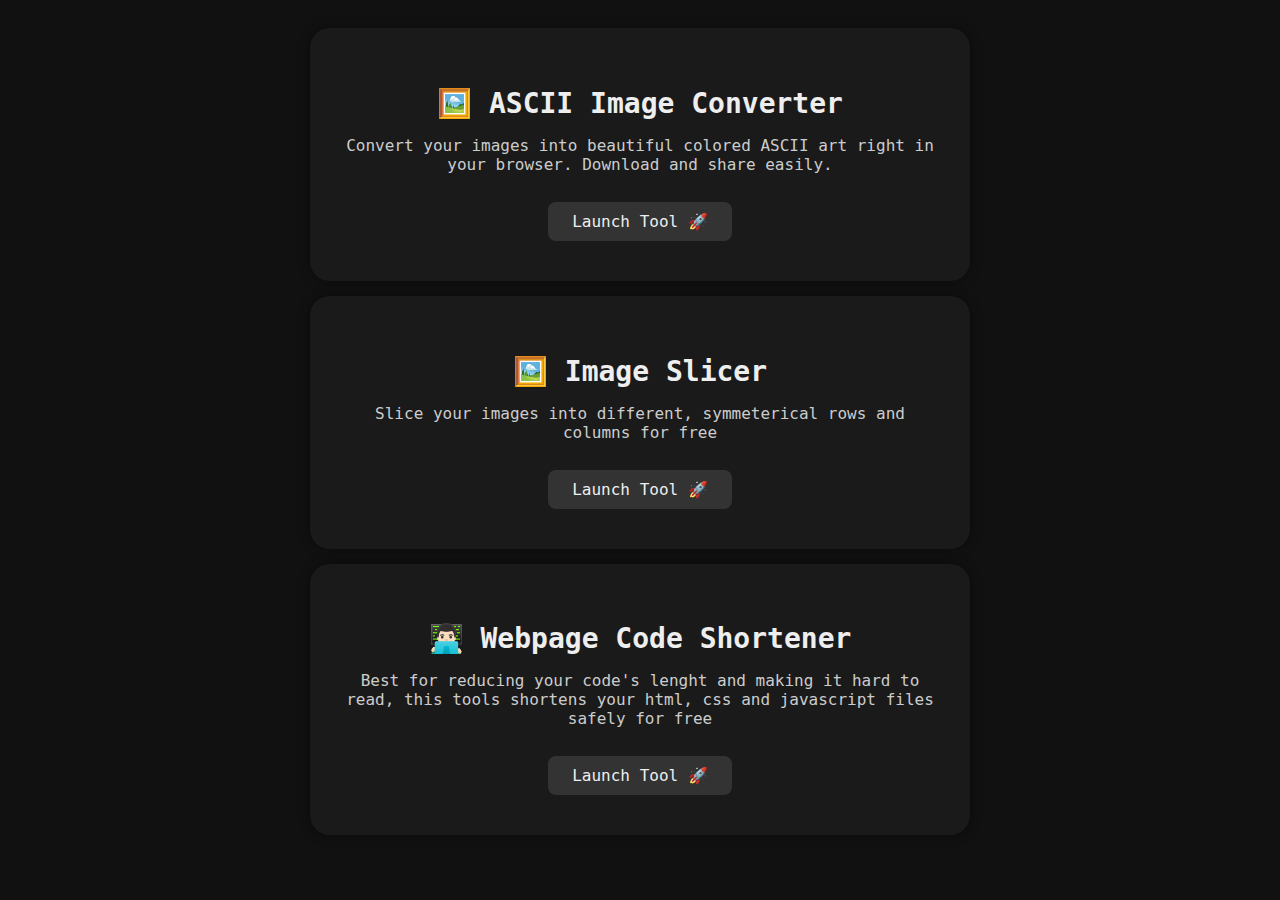
<file: index.html>
<html>
<head>
  <meta charset="UTF-8" />
  <meta name="viewport" content="width=device-width, initial-scale=1.0"/>
  <title>Debanshu Dey's Tools</title>
  <link rel="stylesheet" href="style.css">
</head>
<body>
<div align=center>
  <div class="intro-box">
    <h1>🖼️ ASCII Image Converter</h1>
    <p>Convert your images into beautiful colored ASCII art right in your browser. Download and share easily.</p>
    <a href="asciiart.html" class="button">Launch Tool 🚀</a>
  </div>
          </br>
  <div class="intro-box">
    <h1>🖼️ Image Slicer</h1>
    <p>Slice your images into different, symmeterical rows and columns for free</p>
    <a href="imgslicer.html" class="button">Launch Tool 🚀</a>
  </div>
          </br>
  <div class="intro-box">
    <h1>👨🏻‍💻 Webpage Code Shortener</h1>
    <p>Best for reducing your code's lenght and making it hard to read, this tools shortens your html, css and javascript files safely for free</p>
    <a href="Codeshortner.html" class="button">Launch Tool 🚀</a>
  </div>
</div>
</body>
</html>
</file>
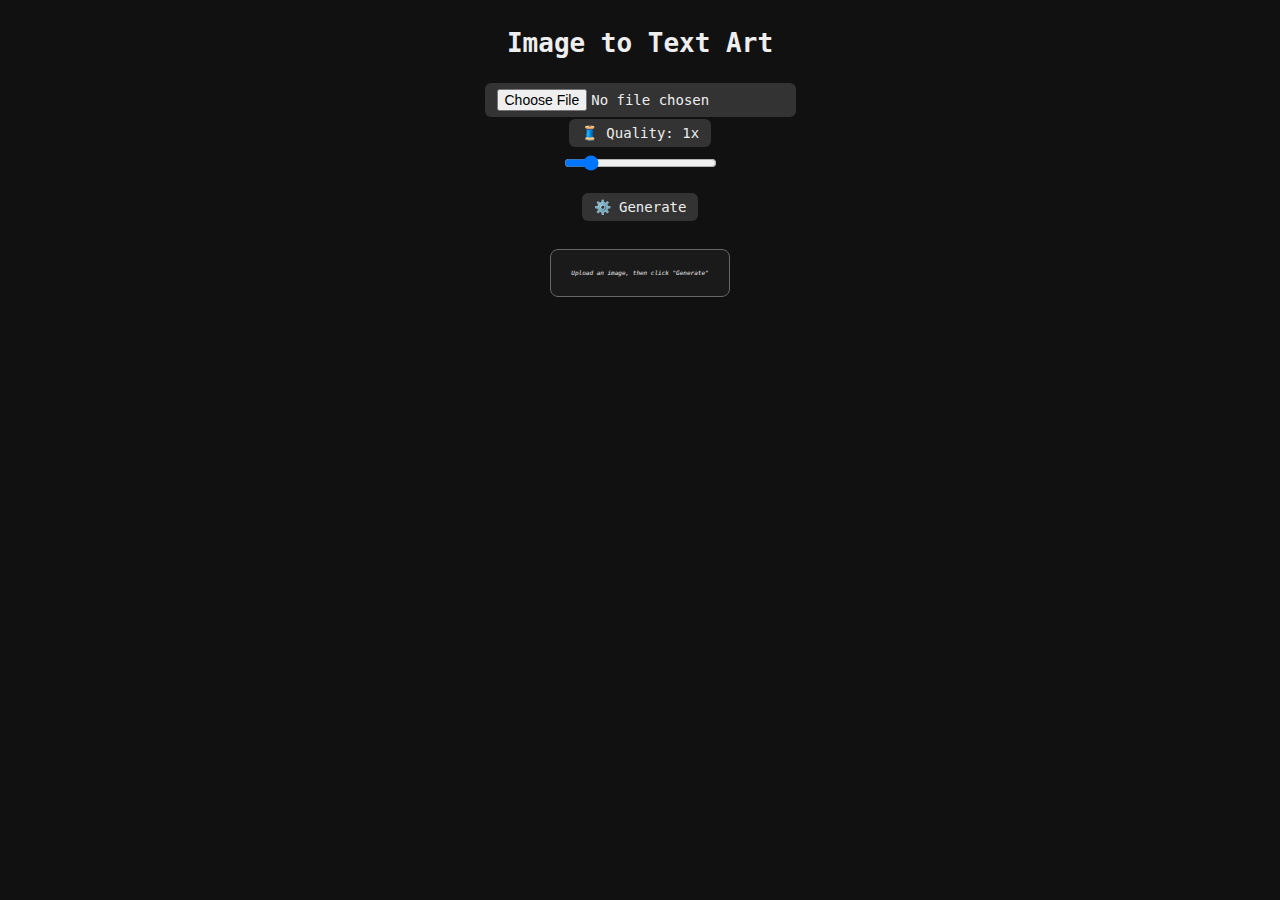
<file: asciiart.html>
<html>
<head>
  <meta charset="UTF-8">
  <title>Debanshu Dey's Art Tool</title>
  <style>
    body {
      background: #111;
      color: #eee;
      font-family: monospace;
      text-align: center;
      padding: 20px;
    }

    input, button, label {
      margin: 8px;
      padding: 6px 12px;
      font-size: 14px;
      cursor: pointer;
      font-family: Consolas, monospace;
      border-radius: 6px;
      border: none;
      background: #333;
      color: #eee;
    }

    #ascii-container {
      display: flex;
      justify-content: center;
      margin-top: 20px;
    }

    #ascii-box {
      white-space: pre;
      line-height: 6px;
      font-size: 6px;
      background-color: #1a1a1a;
      padding: 20px;
      border: 1px solid #666;
      border-radius: 8px;
      max-width: 90vw;
      overflow-x: auto;
    }

    .hidden-buttons {
      display: none;
      margin-top: 10px;
    }

    .visible {
      display: inline-block;
    }
  </style>
</head>
<body>

  <h1 align="center">Image to Text Art</h1>

  <input type="file" accept="image/*" id="imageInput"><br>

  <label for="qualitySlider">🧵 Quality: <span id="qualityValue">1x</span></label><br>
  <input type="range" id="qualitySlider" min="0.5" max="8" step="0.5" value="1"><br>

  <button onclick="generateAscii()">⚙️ Generate</button>

  <div id="ascii-container">
    <div id="ascii-box"><i>Upload an image, then click "Generate"</i></div>
  </div>

  <div id="buttonPanel" class="hidden-buttons">
    <button onclick="copyAscii()">📋 Copy</button>
    <button onclick="downloadAscii()">⬇️ Download TXT</button>
    <button onclick="saveAsImage()">🖼️ Save as Image (PNG)</button>
    <button onclick="clearOutput()">🧹 Clear</button>
  </div>

  <canvas id="canvas" style="display:none;"></canvas>

  <script>
    const asciiChars = "@%#*+=-:. ";
    let lastText = "";
    let uploadedImage = null;

    const qualitySlider = document.getElementById("qualitySlider");
    const qualityValue = document.getElementById("qualityValue");

    qualitySlider.addEventListener("input", function () {
      qualityValue.textContent = `${this.value}x`;
    });

    document.getElementById("imageInput").addEventListener("change", function (event) {
      const file = event.target.files[0];
      if (!file) return;
      const reader = new FileReader();
      reader.onload = function (e) {
        const img = new Image();
        img.onload = function () {
          uploadedImage = img;
          document.getElementById("ascii-box").innerHTML = "<i>Image loaded. Click 'Generate' to convert.</i>";
        };
        img.src = e.target.result;
      };
      reader.readAsDataURL(file);
    });

    function generateAscii() {
      if (!uploadedImage) {
        alert("Please upload an image first.");
        return;
      }

      const multiplier = parseFloat(qualitySlider.value);
      const maxWidth = 100 * multiplier;
      const charAspectRatio = 0.5;

      const scale = maxWidth / uploadedImage.width;
      const width = Math.floor(maxWidth);
      const height = Math.floor(uploadedImage.height * scale * charAspectRatio);

      const canvas = document.getElementById("canvas");
      const ctx = canvas.getContext("2d");
      canvas.width = width;
      canvas.height = height;
      ctx.imageSmoothingEnabled = false;
      ctx.drawImage(uploadedImage, 0, 0, width, height);

      const imageData = ctx.getImageData(0, 0, width, height);
      const data = imageData.data;

      let html = "";
      let text = "";

      for (let y = 0; y < height; y++) {
        for (let x = 0; x < width; x++) {
          const i = (y * width + x) * 4;
          const r = data[i];
          const g = data[i + 1];
          const b = data[i + 2];

          const brightness = 0.299 * r + 0.587 * g + 0.114 * b;
          let charIndex = Math.floor((brightness / 255) * (asciiChars.length - 1));
          charIndex = Math.max(0, Math.min(charIndex, asciiChars.length - 1));
          const char = asciiChars[charIndex];

          html += `<span style="color: rgb(${r},${g},${b})">${char}</span>`;
          text += char;
        }
        html += "<br>";
        text += "\n";
      }

      document.getElementById("ascii-box").innerHTML = html;
      document.getElementById("buttonPanel").classList.add("visible");
      lastText = text.trimEnd(); // remove extra blank lines
    }

    function copyAscii() {
      const temp = document.createElement("textarea");
      temp.value = lastText;
      document.body.appendChild(temp);
      temp.select();
      document.execCommand("copy");
      document.body.removeChild(temp);
      alert("Copied to clipboard!");
    }

    function downloadAscii() {
      const blob = new Blob([lastText], { type: "text/plain" });
      const url = URL.createObjectURL(blob);
      const a = document.createElement("a");
      a.href = url;
      a.download = "ascii_art.txt";
      document.body.appendChild(a);
      a.click();
      document.body.removeChild(a);
      URL.revokeObjectURL(url);
    }

    function saveAsImage() {
      if (!lastText) return alert("Generate ASCII art first!");

      const charWidth = 6;
      const charHeight = 10;

      const lines = lastText.split("\n").filter(line => line.trim() !== "");
      if (lines.length === 0 || lines[0].length === 0) {
        alert("Nothing to export");
        return;
      }

      const width = lines[0].length * charWidth;
      const height = lines.length * charHeight;

      const exportCanvas = document.createElement("canvas");
      exportCanvas.width = width;
      exportCanvas.height = height;
      const ctx = exportCanvas.getContext("2d");

      ctx.fillStyle = "#111";
      ctx.fillRect(0, 0, width, height);
      ctx.font = `${charHeight}px Consolas`;
      ctx.textBaseline = "top";
      ctx.imageSmoothingEnabled = false;

      const asciiBox = document.getElementById("ascii-box");
      const spans = asciiBox.getElementsByTagName("span");

      let i = 0;
      for (let y = 0; y < lines.length; y++) {
        for (let x = 0; x < lines[y].length; x++) {
          if (i >= spans.length) break;
          const char = spans[i].textContent;
          const color = spans[i].style.color || "#fff";
          ctx.fillStyle = color;
          ctx.fillText(char, x * charWidth, y * charHeight);
          i++;
        }
      }

      const link = document.createElement("a");
      link.download = "ascii_art.png";
      link.href = exportCanvas.toDataURL("image/png");
      document.body.appendChild(link);
      link.click();
      document.body.removeChild(link);
    }

    function clearOutput() {
      document.getElementById("ascii-box").innerHTML = "<i>Upload an image, then click 'Generate'</i>";
      document.getElementById("buttonPanel").classList.remove("visible");
      lastText = "";
      uploadedImage = null;
      document.getElementById("imageInput").value = "";
    }
  </script>

</body>
</html>
</file>
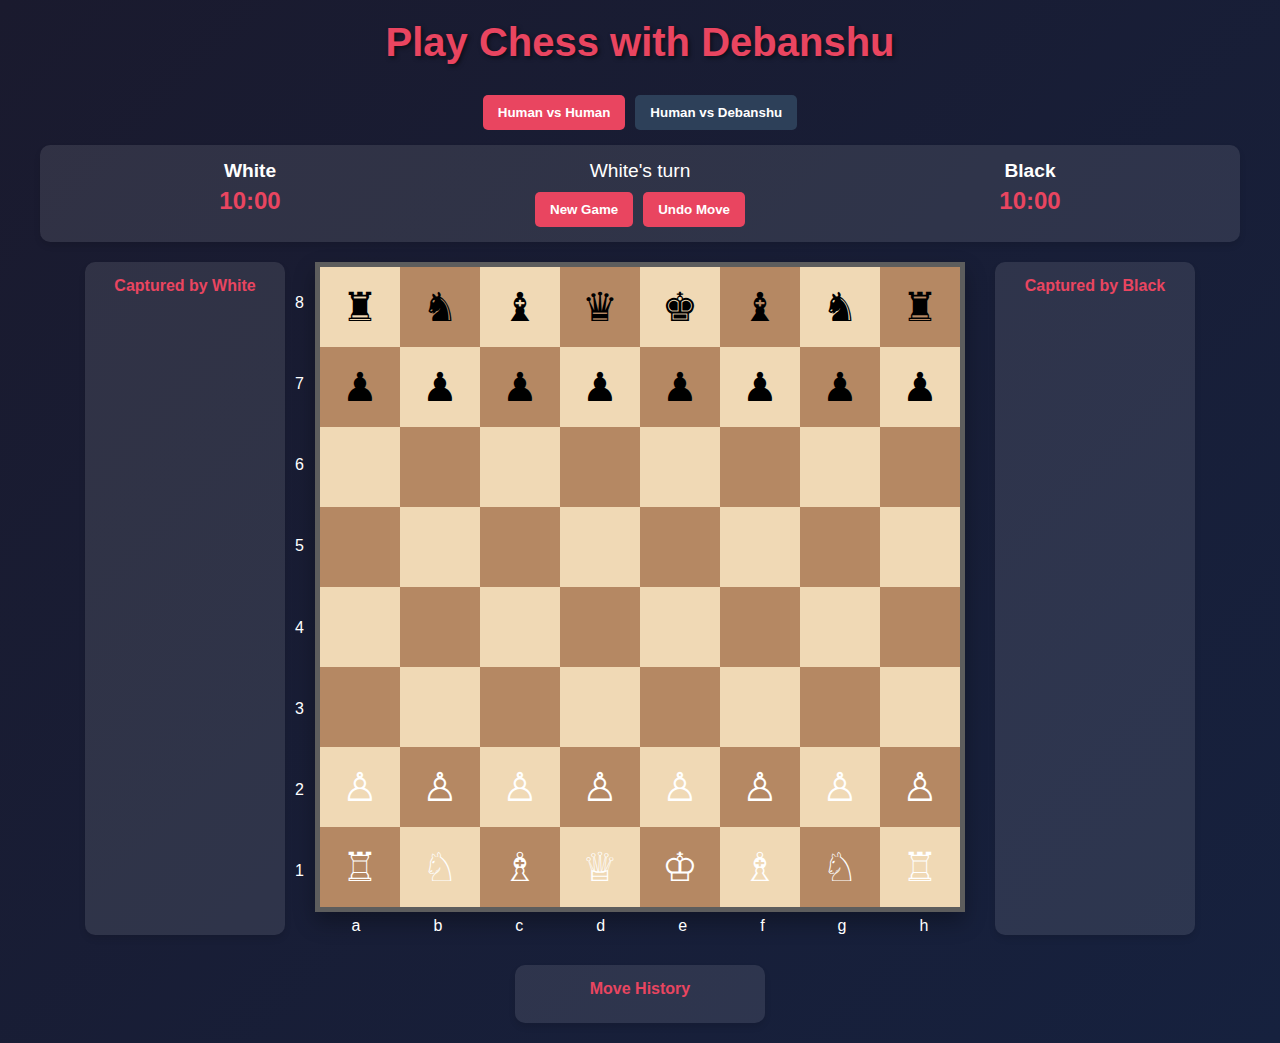
<file: Chess.html>
<!DOCTYPE html>
<html lang="en">
<head>
    <meta charset="UTF-8">
    <meta name="viewport" content="width=device-width, initial-scale=1.0">
    <title>Chess Game</title>
    <style>
        * {
            margin: 0;
            padding: 0;
            box-sizing: border-box;
        }

        body {
            font-family: 'Segoe UI', Tahoma, Geneva, Verdana, sans-serif;
            background: linear-gradient(135deg, #1a1a2e, #16213e);
            color: #fff;
            min-height: 100vh;
            display: flex;
            flex-direction: column;
            align-items: center;
            padding: 20px;
        }

        .container {
            display: flex;
            flex-direction: column;
            align-items: center;
            max-width: 1200px;
            width: 100%;
        }

        header {
            text-align: center;
            margin-bottom: 20px;
            width: 100%;
        }

        h1 {
            font-size: 2.5rem;
            margin-bottom: 10px;
            color: #e94560;
            text-shadow: 2px 2px 4px rgba(0, 0, 0, 0.5);
        }

        .game-info {
            display: flex;
            justify-content: space-between;
            width: 100%;
            margin-bottom: 20px;
            background: rgba(255, 255, 255, 0.1);
            padding: 15px;
            border-radius: 10px;
            box-shadow: 0 4px 6px rgba(0, 0, 0, 0.1);
        }

        .player-info {
            display: flex;
            flex-direction: column;
            align-items: center;
            flex: 1;
        
        }

        .player-name {
            font-size: 1.2rem;
            font-weight: bold;
            margin-bottom: 5px;
        }

        .player-timer {
            font-size: 1.5rem;
            font-weight: bold;
            color: #e94560;
        }

        .game-status {
            display: flex;
            flex-direction: column;
            align-items: center;
            justify-content: center;
            flex: 1;
        }

        .status-text {
            font-size: 1.2rem;
            margin-bottom: 10px;
        }

        .game-controls {
            display: flex;
            gap: 10px;
            flex-wrap: wrap;
            justify-content: center;
        }

        button {
            background: #e94560;
            color: white;
            border: none;
            padding: 10px 15px;
            border-radius: 5px;
            cursor: pointer;
            font-weight: bold;
            transition: all 0.3s ease;
        }

        button:hover {
            background: #ff6b81;
            transform: translateY(-2px);
        }

        .game-board {
            display: flex;
            gap: 30px;
            width: 100%;
            justify-content: center;
            flex-wrap: wrap;
        }

        .board-container {
            position: relative;
    
        }

        .board {
            display: grid;
            grid-template-columns: repeat(8, 80px);
            grid-template-rows: repeat(8, 80px);
            border: 5px solid #5d5d5d;
            box-shadow: 0 10px 20px rgba(0, 0, 0, 0.3);
           
        }

        .square {
            display: flex;
            justify-content: center;
            align-items: center;
            font-size: 40px;
            cursor: pointer;
            transition: background-color 0.2s;
            position: relative;
           
        }

        .light {
            background-color: #f0d9b5;
      

        }

        .dark {
            background-color: #b58863;
        
        }

        .selected {
            background-color: rgba(233, 69, 96, 0.5) !important;
        }

        .valid-move::after {
            content: '';
            position: absolute;
            width: 20px;
            height: 20px;
            background-color: rgba(0, 0, 0, 0.2);
            border-radius: 50%;
        }

        .capture-move::after {
            content: '';
            position: absolute;
            width: 56px;
            height: 56px;
            border: 4px solid rgba(0, 0, 0, 0.2);
            border-radius: 50%;
        }

        .coordinates {
            position: absolute;
            font-size: 12px;
            color: rgba(255, 255, 255, 0.7);
        }

        .file-coordinates {
            display: flex;
            justify-content: space-around;
            width: 650px;
            margin-top: 5px;
        }

        .rank-coordinates {
            display: flex;
            flex-direction: column;
            justify-content: space-around;
            height: 650px;
            position: absolute;
            left: -20px;
            top: 0;
        }

        .captured-pieces {
            background: rgba(255, 255, 255, 0.1);
            padding: 15px;
            border-radius: 10px;
            width: 200px;
            box-shadow: 0 4px 6px rgba(0, 0, 0, 0.1);
        }

        .captured-title {
            text-align: center;
            margin-bottom: 10px;
            font-weight: bold;
            color: #e94560;
        }

        .captured-list {
            display: flex;
            flex-wrap: wrap;
            gap: 5px;
            font-size: 24px;
            min-height: 30px;
        }

        .move-history {
            background: rgba(255, 255, 255, 0.1);
            margin-top: 30px;
            padding: 15px;
            border-radius: 10px;
            width: 250px;
            max-height: 480px;
            overflow-y: auto;
            box-shadow: 0 4px 6px rgba(0, 0, 0, 0.1);
        }

        .history-title {
            text-align: center;
            margin-bottom: 10px;
            font-weight: bold;
            color: #e94560;
        }

        .history-list {
            display: flex;
            flex-direction: column;
            gap: 5px;
        }

        .history-move {
            display: flex;
            justify-content: space-between;
            padding: 5px;
            border-bottom: 1px solid rgba(255, 255, 255, 0.1);
        }

        .move-number {
            font-weight: bold;
            color: #e94560;
        }

        .game-mode {
            display: flex;
            gap: 10px;
            margin-bottom: 15px;
        }

        .mode-btn {
            background: #2d4059;
        }

        .mode-btn.active {
            background: #e94560;
        }

        .difficulty-selector {
            margin-top: 10px;
            display: flex;
            gap: 10px;
            align-items: center;
            margin-bottom: 20px;
        }

        select {
            padding: 8px;
            border-radius: 5px;
            background: #2d4059;
            color: white;
            border: none;
        }

        @media (max-width: 900px) {
    
            .game-board {
                flex-direction: column;
                align-items: center;
            }
            
            .captured-pieces, .move-history {
                width: 480px;
            }

           h1 {
            font-size: 1.5rem;
        }

        }

        @media (max-width: 550px) {
            .board {
                grid-template-columns: repeat(8, 40px);
                grid-template-rows: repeat(8, 40px);
            }
            
            .square {
                font-size: 30px;
            }
            
            .file-coordinates {
                width: 320px;
            }
            
            .rank-coordinates {
                height: 320px;
            }
            
            .captured-pieces, .move-history {
                width: 320px;
            }
            
            .game-info {
                flex-direction: column;
                gap: 15px;
            }
            
            .game-controls {
                flex-direction: column;
                align-items: center;
            }

        }
    </style>
</head>
<body>
    <div class="container">
        <header>
            <h1>Play Chess with Debanshu</h1>
        </header>
        
        <div class="game-mode">
            <button id="human-vs-human" class="mode-btn active">Human vs Human</button>
            <button id="human-vs-debanshu" class="mode-btn">Human vs Debanshu</button>
        </div>
        
        <div class="difficulty-selector" id="difficulty-selector" style="display: none;">
            <span>Difficulty Level:</span>
            <select id="debanshu-difficulty">
                <option value="easy">Easy</option>
                <option value="medium" selected>Medium</option>
                <option value="hard">Hard</option>
            </select>
        </div>
        
        <div class="game-info">
            <div class="player-info">
                <div class="player-name">White</div>
                <div class="player-timer">10:00</div>
            </div>
            
            <div class="game-status">
                <div class="status-text">White's turn</div>
                <div class="game-controls">
                    <button id="new-game">New Game</button>
                    <button id="undo-move">Undo Move</button>
                </div>
            </div>
            
            <div class="player-info">
                <div class="player-name">Black</div>
                <div class="player-timer">10:00</div>
            </div>
        </div>
        
        <div class="game-board">
            <div class="captured-pieces">
                <div class="captured-title">Captured by White</div>
                <div class="captured-list" id="white-captured"></div>
            </div>
            
            <div class="board-container">
                <div class="rank-coordinates">
                    <span>8</span><span>7</span><span>6</span><span>5</span><span>4</span><span>3</span><span>2</span><span>1</span>
                </div>
                <div class="board" id="chess-board"></div>
                <div class="file-coordinates">
                    <span>a</span><span>b</span><span>c</span><span>d</span><span>e</span><span>f</span><span>g</span><span>h</span>
                </div>
            </div>
            
            <div class="captured-pieces">
                <div class="captured-title">Captured by Black</div>
                <div class="captured-list" id="black-captured"></div>
            </div>
        </div>
        
        <div class="move-history">
            <div class="history-title">Move History</div>
            <div class="history-list" id="move-history"></div>
        </div>
    </div>

    <script>
        document.addEventListener('DOMContentLoaded', () => {
            const board = document.getElementById('chess-board');
            const whiteCaptured = document.getElementById('white-captured');
            const blackCaptured = document.getElementById('black-captured');
            const moveHistory = document.getElementById('move-history');
            const statusText = document.querySelector('.status-text');
            const newGameBtn = document.getElementById('new-game');
            const undoBtn = document.getElementById('undo-move');
            const humanVsHumanBtn = document.getElementById('human-vs-human');
            const humanVsAiBtn = document.getElementById('human-vs-debanshu');
            const difficultySelector = document.getElementById('difficulty-selector');
            const aiDifficulty = document.getElementById('debanshu-difficulty');
            
            let gameState = {
                board: [],
                currentPlayer: 'white',
                selectedPiece: null,
                validMoves: [],
                moveHistory: [],
                capturedPieces: { white: [], black: [] },
                kingPositions: { white: [7, 4], black: [0, 4] },
                check: false,
                checkmate: false,
                gameMode: 'human-vs-human', // 'human-vs-human' or 'human-vs-debanshu'
                aiDifficulty: 'medium'
            };
            
            // Initialize the board
            function initializeBoard() {
                // Clear the board
                board.innerHTML = '';
                whiteCaptured.innerHTML = '';
                blackCaptured.innerHTML = '';
                moveHistory.innerHTML = '';
                
                // Reset game state
                gameState = {
                    board: [],
                    currentPlayer: 'white',
                    selectedPiece: null,
                    validMoves: [],
                    moveHistory: [],
                    capturedPieces: { white: [], black: [] },
                    kingPositions: { white: [7, 4], black: [0, 4] },
                    check: false,
                    checkmate: false,
                    gameMode: gameState.gameMode,
                    aiDifficulty: gameState.aiDifficulty
                };
                
                // Create empty board
                for (let row = 0; row < 8; row++) {
                    gameState.board[row] = [];
                    for (let col = 0; col < 8; col++) {
                        gameState.board[row][col] = null;
                    }
                }
                
                // Set up pieces
                // Pawns
                for (let col = 0; col < 8; col++) {
                    gameState.board[1][col] = { type: 'pawn', color: 'black' };
                    gameState.board[6][col] = { type: 'pawn', color: 'white' };
                }
                
                // Rooks
                gameState.board[0][0] = { type: 'rook', color: 'black' };
                gameState.board[0][7] = { type: 'rook', color: 'black' };
                gameState.board[7][0] = { type: 'rook', color: 'white' };
                gameState.board[7][7] = { type: 'rook', color: 'white' };
                
                // Knights
                gameState.board[0][1] = { type: 'knight', color: 'black' };
                gameState.board[0][6] = { type: 'knight', color: 'black' };
                gameState.board[7][1] = { type: 'knight', color: 'white' };
                gameState.board[7][6] = { type: 'knight', color: 'white' };
                
                // Bishops
                gameState.board[0][2] = { type: 'bishop', color: 'black' };
                gameState.board[0][5] = { type: 'bishop', color: 'black' };
                gameState.board[7][2] = { type: 'bishop', color: 'white' };
                gameState.board[7][5] = { type: 'bishop', color: 'white' };
                
                // Queens
                gameState.board[0][3] = { type: 'queen', color: 'black' };
                gameState.board[7][3] = { type: 'queen', color: 'white' };
                
                // Kings
                gameState.board[0][4] = { type: 'king', color: 'black' };
                gameState.board[7][4] = { type: 'king', color: 'white' };
                
                // Render the board
                renderBoard();
                updateStatus();
                
                // If it's Debanshu's turn, make Debanshu move
                if (gameState.gameMode === 'human-vs-debanshu' && gameState.currentPlayer === 'black') {
                    setTimeout(makeAIMove, 500);
                }
            }
            
            // Render the chess board
            function renderBoard() {
                board.innerHTML = '';
                
                for (let row = 0; row < 8; row++) {
                    for (let col = 0; col < 8; col++) {
                        const square = document.createElement('div');
                        square.className = `square ${(row + col) % 2 === 0 ? 'light' : 'dark'}`;
                        square.dataset.row = row;
                        square.dataset.col = col;
                        
                        // Add piece if exists
                        const piece = gameState.board[row][col];
                        if (piece) {
                            square.textContent = getPieceSymbol(piece);
                            square.style.color = piece.color === 'white' ? '#fff' : '#000';
                        }
                        
                        // Highlight selected piece
                        if (gameState.selectedPiece && 
                            gameState.selectedPiece.row === row && 
                            gameState.selectedPiece.col === col) {
                            square.classList.add('selected');
                        }
                        
                        // Highlight valid moves
                        const isValidMove = gameState.validMoves.some(move => 
                            move.row === row && move.col === col);
                        
                        if (isValidMove) {
                            const targetPiece = gameState.board[row][col];
                            if (targetPiece) {
                                square.classList.add('capture-move');
                            } else {
                                square.classList.add('valid-move');
                            }
                        }
                        
                        square.addEventListener('click', () => handleSquareClick(row, col));
                        board.appendChild(square);
                    }
                }
                
                // Update captured pieces display
                updateCapturedPieces();
            }
            
            // Get Unicode symbol for chess piece
            function getPieceSymbol(piece) {
                const symbols = {
                    white: {
                        king: '♔',
                        queen: '♕',
                        rook: '♖',
                        bishop: '♗',
                        knight: '♘',
                        pawn: '♙'
                    },
                    black: {
                        king: '♚',
                        queen: '♛',
                        rook: '♜',
                        bishop: '♝',
                        knight: '♞',
                        pawn: '♟'
                    }
                };
                
                return symbols[piece.color][piece.type];
            }
            
            // Handle square click
            function handleSquareClick(row, col) {
                // If game is over, do nothing
                if (gameState.checkmate) return;
                
                // If it's AI's turn in AI mode, ignore clicks
                if (gameState.gameMode === 'human-vs-debanshu' && gameState.currentPlayer === 'black') return;
                
                const piece = gameState.board[row][col];
                
                // If a piece is already selected
                if (gameState.selectedPiece) {
                    const { row: selectedRow, col: selectedCol } = gameState.selectedPiece;
                    
                    // Check if the clicked square is a valid move
                    const isValidMove = gameState.validMoves.some(move => 
                        move.row === row && move.col === col);
                    
                    if (isValidMove) {
                        // Move the piece
                        movePiece(selectedRow, selectedCol, row, col);
                        
                        // If in AI mode and it's now AI's turn, make AI move
                        if (gameState.gameMode === 'human-vs-debanshu' && gameState.currentPlayer === 'black' && !gameState.checkmate) {
                            setTimeout(makeAIMove, 500);
                        }
                    }
                    
                    // Deselect the piece
                    gameState.selectedPiece = null;
                    gameState.validMoves = [];
                    renderBoard();
                } 
                // If no piece is selected and the clicked square has a piece of the current player's color
                else if (piece && piece.color === gameState.currentPlayer) {
                    // Select the piece
                    gameState.selectedPiece = { row, col, piece };
                    // Calculate valid moves
                    gameState.validMoves = calculateValidMoves(row, col, piece);
                    renderBoard();
                }
            }
            
            // Calculate valid moves for a piece
            function calculateValidMoves(row, col, piece) {
                const moves = [];
                
                switch (piece.type) {
                    case 'pawn':
                        calculatePawnMoves(row, col, piece, moves);
                        break;
                    case 'rook':
                        calculateRookMoves(row, col, piece, moves);
                        break;
                    case 'knight':
                        calculateKnightMoves(row, col, piece, moves);
                        break;
                    case 'bishop':
                        calculateBishopMoves(row, col, piece, moves);
                        break;
                    case 'queen':
                        calculateQueenMoves(row, col, piece, moves);
                        break;
                    case 'king':
                        calculateKingMoves(row, col, piece, moves);
                        break;
                }
                
                // Filter out moves that would put the king in check
                return moves.filter(move => {
                    // Simulate the move
                    const originalPiece = gameState.board[move.row][move.col];
                    gameState.board[move.row][move.col] = piece;
                    gameState.board[row][col] = null;
                    
                    // Update king position if moving the king
                    let kingRow = gameState.kingPositions[piece.color].row;
                    let kingCol = gameState.kingPositions[piece.color].col;
                    if (piece.type === 'king') {
                        kingRow = move.row;
                        kingCol = move.col;
                    }
                    
                    // Check if the king is in check after the move
                    const inCheck = isKingInCheck(piece.color, kingRow, kingCol);
                    
                    // Restore the board
                    gameState.board[row][col] = piece;
                    gameState.board[move.row][move.col] = originalPiece;
                    
                    return !inCheck;
                });
            }
            
            // Calculate pawn moves
            function calculatePawnMoves(row, col, piece, moves) {
                const direction = piece.color === 'white' ? -1 : 1;
                const startRow = piece.color === 'white' ? 6 : 1;
                
                // Move forward one square
                if (isInBounds(row + direction, col) && !gameState.board[row + direction][col]) {
                    moves.push({ row: row + direction, col });
                    
                    // Move forward two squares from starting position
                    if (row === startRow && !gameState.board[row + 2 * direction][col]) {
                        moves.push({ row: row + 2 * direction, col });
                    }
                }
                
                // Capture diagonally
                const captureDirections = [[direction, -1], [direction, 1]];
                for (const [dr, dc] of captureDirections) {
                    const newRow = row + dr;
                    const newCol = col + dc;
                    
                    if (isInBounds(newRow, newCol) && 
                        gameState.board[newRow][newCol] && 
                        gameState.board[newRow][newCol].color !== piece.color) {
                        moves.push({ row: newRow, col: newCol });
                    }
                }
                
                return moves;
            }
            
            // Calculate rook moves
            function calculateRookMoves(row, col, piece, moves) {
                const directions = [[-1, 0], [1, 0], [0, -1], [0, 1]];
                
                for (const [dr, dc] of directions) {
                    for (let i = 1; i < 8; i++) {
                        const newRow = row + dr * i;
                        const newCol = col + dc * i;
                        
                        if (!isInBounds(newRow, newCol)) break;
                        
                        if (!gameState.board[newRow][newCol]) {
                            moves.push({ row: newRow, col: newCol });
                        } else {
                            if (gameState.board[newRow][newCol].color !== piece.color) {
                                moves.push({ row: newRow, col: newCol });
                            }
                            break;
                        }
                    }
                }
                
                return moves;
            }
            
            // Calculate knight moves
            function calculateKnightMoves(row, col, piece, moves) {
                const knightMoves = [
                    [-2, -1], [-2, 1], [-1, -2], [-1, 2],
                    [1, -2], [1, 2], [2, -1], [2, 1]
                ];
                
                for (const [dr, dc] of knightMoves) {
                    const newRow = row + dr;
                    const newCol = col + dc;
                    
                    if (isInBounds(newRow, newCol) && 
                        (!gameState.board[newRow][newCol] || 
                         gameState.board[newRow][newCol].color !== piece.color)) {
                        moves.push({ row: newRow, col: newCol });
                    }
                }
                
                return moves;
            }
            
            // Calculate bishop moves
            function calculateBishopMoves(row, col, piece, moves) {
                const directions = [[-1, -1], [-1, 1], [1, -1], [1, 1]];
                
                for (const [dr, dc] of directions) {
                    for (let i = 1; i < 8; i++) {
                        const newRow = row + dr * i;
                        const newCol = col + dc * i;
                        
                        if (!isInBounds(newRow, newCol)) break;
                        
                        if (!gameState.board[newRow][newCol]) {
                            moves.push({ row: newRow, col: newCol });
                        } else {
                            if (gameState.board[newRow][newCol].color !== piece.color) {
                                moves.push({ row: newRow, col: newCol });
                            }
                            break;
                        }
                    }
                }
                
                return moves;
            }
            
            // Calculate queen moves (combination of rook and bishop)
            function calculateQueenMoves(row, col, piece, moves) {
                calculateRookMoves(row, col, piece, moves);
                calculateBishopMoves(row, col, piece, moves);
                return moves;
            }
            
            // Calculate king moves
            function calculateKingMoves(row, col, piece, moves) {
                const kingMoves = [
                    [-1, -1], [-1, 0], [-1, 1],
                    [0, -1],           [0, 1],
                    [1, -1],  [1, 0],  [1, 1]
                ];
                
                for (const [dr, dc] of kingMoves) {
                    const newRow = row + dr;
                    const newCol = col + dc;
                    
                    if (isInBounds(newRow, newCol) && 
                        (!gameState.board[newRow][newCol] || 
                         gameState.board[newRow][newCol].color !== piece.color)) {
                        moves.push({ row: newRow, col: newCol });
                    }
                }
                
                return moves;
            }
            
            // Check if a position is within the board
            function isInBounds(row, col) {
                return row >= 0 && row < 8 && col >= 0 && col < 8;
            }
            
            // Move a piece from one position to another
            function movePiece(fromRow, fromCol, toRow, toCol) {
                const piece = gameState.board[fromRow][fromCol];
                const targetPiece = gameState.board[toRow][toCol];
                
                // Record the move
                const move = {
                    piece: piece.type,
                    from: { row: fromRow, col: fromCol },
                    to: { row: toRow, col: toCol },
                    captured: targetPiece
                };
                
                // If a piece is captured, add it to the captured list
                if (targetPiece) {
                    gameState.capturedPieces[gameState.currentPlayer].push(targetPiece);
                }
                
                // Update king position if moving the king
                if (piece.type === 'king') {
                    gameState.kingPositions[piece.color] = { row: toRow, col: toCol };
                }
                
                // Move the piece
                gameState.board[toRow][toCol] = piece;
                gameState.board[fromRow][fromCol] = null;
                
                // Add move to history
                gameState.moveHistory.push(move);
                
                // Switch player
                gameState.currentPlayer = gameState.currentPlayer === 'white' ? 'black' : 'white';
                
                // Check for check and checkmate
                const kingPos = gameState.kingPositions[gameState.currentPlayer];
                gameState.check = isKingInCheck(gameState.currentPlayer, kingPos.row, kingPos.col);
                
                if (gameState.check) {
                    gameState.checkmate = isCheckmate(gameState.currentPlayer);
                }
                
                // Update the display
                updateStatus();
                renderBoard();
                updateMoveHistory();
            }
            
            // Check if the king is in check
            function isKingInCheck(color, kingRow, kingCol) {
                // Check all opponent pieces to see if any can attack the king
                const opponentColor = color === 'white' ? 'black' : 'white';
                
                for (let row = 0; row < 8; row++) {
                    for (let col = 0; col < 8; col++) {
                        const piece = gameState.board[row][col];
                        if (piece && piece.color === opponentColor) {
                            const moves = calculateValidMovesWithoutCheck(row, col, piece);
                            if (moves.some(move => move.row === kingRow && move.col === kingCol)) {
                                return true;
                            }
                        }
                    }
                }
                
                return false;
            }
            
            // Calculate valid moves without checking for king safety (for check detection)
            function calculateValidMovesWithoutCheck(row, col, piece) {
                const moves = [];
                
                switch (piece.type) {
                    case 'pawn':
                        calculatePawnMoves(row, col, piece, moves);
                        break;
                    case 'rook':
                        calculateRookMoves(row, col, piece, moves);
                        break;
                    case 'knight':
                        calculateKnightMoves(row, col, piece, moves);
                        break;
                    case 'bishop':
                        calculateBishopMoves(row, col, piece, moves);
                        break;
                    case 'queen':
                        calculateQueenMoves(row, col, piece, moves);
                        break;
                    case 'king':
                        calculateKingMoves(row, col, piece, moves);
                        break;
                }
                
                return moves;
            }
            
            // Check if the current player is in checkmate
            function isCheckmate(color) {
                // Check if any piece can make a move that gets out of check
                for (let row = 0; row < 8; row++) {
                    for (let col = 0; col < 8; col++) {
                        const piece = gameState.board[row][col];
                        if (piece && piece.color === color) {
                            const moves = calculateValidMoves(row, col, piece);
                            if (moves.length > 0) {
                                return false;
                            }
                        }
                    }
                }
                
                return true;
            }
            
            // Update the game status display
            function updateStatus() {
                if (gameState.checkmate) {
                    const winner = gameState.currentPlayer === 'white' ? 'Black' : 'White';
                    statusText.textContent = `Checkmate! ${winner} wins!`;
                } else if (gameState.check) {
                    statusText.textContent = `${gameState.currentPlayer === 'white' ? 'White' : 'Black'} is in check!`;
                } else {
                    statusText.textContent = `${gameState.currentPlayer === 'white' ? 'White' : 'Black'}'s turn`;
                }
            }
            
            // Update the captured pieces display
            function updateCapturedPieces() {
                whiteCaptured.innerHTML = '';
                blackCaptured.innerHTML = '';
                
                gameState.capturedPieces.white.forEach(piece => {
                    const span = document.createElement('span');
                    span.textContent = getPieceSymbol(piece);
                    span.style.color = '#000';
                    whiteCaptured.appendChild(span);
                });
                
                gameState.capturedPieces.black.forEach(piece => {
                    const span = document.createElement('span');
                    span.textContent = getPieceSymbol(piece);
                    span.style.color = '#fff';
                    blackCaptured.appendChild(span);
                });
            }
            
            // Update the move history display
            function updateMoveHistory() {
                moveHistory.innerHTML = '';
                
                for (let i = 0; i < gameState.moveHistory.length; i += 2) {
                    const moveDiv = document.createElement('div');
                    moveDiv.className = 'history-move';
                    
                    const moveNumber = document.createElement('span');
                    moveNumber.className = 'move-number';
                    moveNumber.textContent = `${i / 2 + 1}.`;
                    
                    const whiteMove = document.createElement('span');
                    whiteMove.textContent = formatMove(gameState.moveHistory[i]);
                    
                    moveDiv.appendChild(moveNumber);
                    moveDiv.appendChild(whiteMove);
                    
                    if (gameState.moveHistory[i + 1]) {
                        const blackMove = document.createElement('span');
                        blackMove.textContent = formatMove(gameState.moveHistory[i + 1]);
                        moveDiv.appendChild(blackMove);
                    }
                    
                    moveHistory.appendChild(moveDiv);
                }
                
                // Scroll to bottom
                moveHistory.scrollTop = moveHistory.scrollHeight;
            }
            
            // Format a move for display
            function formatMove(move) {
                const files = ['a', 'b', 'c', 'd', 'e', 'f', 'g', 'h'];
                const fromFile = files[move.from.col];
                const fromRank = 8 - move.from.row;
                const toFile = files[move.to.col];
                const toRank = 8 - move.to.row;
                
                let moveText = `${move.piece === 'pawn' ? '' : move.piece[0].toUpperCase()}${fromFile}${fromRank}-${toFile}${toRank}`;
                
                if (move.captured) {
                    moveText = moveText.replace('-', 'x');
                }
                
                return moveText;
            }
            
            // AI move logic
            function makeAIMove() {
                if (gameState.checkmate || gameState.currentPlayer !== 'black') return;
                
                // Get all possible moves for black pieces
                const possibleMoves = [];
                
                for (let row = 0; row < 8; row++) {
                    for (let col = 0; col < 8; col++) {
                        const piece = gameState.board[row][col];
                        if (piece && piece.color === 'black') {
                            const moves = calculateValidMoves(row, col, piece);
                            moves.forEach(move => {
                                possibleMoves.push({
                                    from: { row, col },
                                    to: move,
                                    piece: piece
                                });
                            });
                        }
                    }
                }
                
                if (possibleMoves.length === 0) return;
                
                // Evaluate moves based on difficulty
                let selectedMove;
                
                if (gameState.aiDifficulty === 'easy') {
                    // Random move
                    selectedMove = possibleMoves[Math.floor(Math.random() * possibleMoves.length)];
                } else if (gameState.aiDifficulty === 'medium') {
                    // Prefer captures and checks
                    const capturingMoves = possibleMoves.filter(move => 
                        gameState.board[move.to.row][move.to.col]);
                    
                    const checkingMoves = possibleMoves.filter(move => {
                        // Simulate the move to see if it puts the opponent in check
                        const originalPiece = gameState.board[move.to.row][move.to.col];
                        gameState.board[move.to.row][move.to.col] = move.piece;
                        gameState.board[move.from.row][move.from.col] = null;
                        
                        const inCheck = isKingInCheck('white', gameState.kingPositions.white.row, gameState.kingPositions.white.col);
                        
                        // Restore the board
                        gameState.board[move.from.row][move.from.col] = move.piece;
                        gameState.board[move.to.row][move.to.col] = originalPiece;
                        
                        return inCheck;
                    });
                    
                    if (checkingMoves.length > 0) {
                        selectedMove = checkingMoves[Math.floor(Math.random() * checkingMoves.length)];
                    } else if (capturingMoves.length > 0) {
                        selectedMove = capturingMoves[Math.floor(Math.random() * capturingMoves.length)];
                    } else {
                        selectedMove = possibleMoves[Math.floor(Math.random() * possibleMoves.length)];
                    }
                } else { // hard
                    // Simple minimax with depth 2
                    let bestScore = -Infinity;
                    let bestMoves = [];
                    
                    for (const move of possibleMoves) {
                        // Simulate the move
                        const originalPiece = gameState.board[move.to.row][move.to.col];
                        gameState.board[move.to.row][move.to.col] = move.piece;
                        gameState.board[move.from.row][move.from.col] = null;
                        
                        // Evaluate the position
                        const score = evaluatePosition();
                        
                        // Restore the board
                        gameState.board[move.from.row][move.from.col] = move.piece;
                        gameState.board[move.to.row][move.to.col] = originalPiece;
                        
                        if (score > bestScore) {
                            bestScore = score;
                            bestMoves = [move];
                        } else if (score === bestScore) {
                            bestMoves.push(move);
                        }
                    }
                    
                    selectedMove = bestMoves[Math.floor(Math.random() * bestMoves.length)];
                }
                
                // Make the selected move
                if (selectedMove) {
                    movePiece(
                        selectedMove.from.row, 
                        selectedMove.from.col, 
                        selectedMove.to.row, 
                        selectedMove.to.col
                    );
                }
            }
            
            // Evaluate the current board position (simple piece value evaluation)
            function evaluatePosition() {
                let score = 0;
                const pieceValues = {
                    pawn: 1,
                    knight: 3,
                    bishop: 3,
                    rook: 5,
                    queen: 9,
                    king: 100
                };
                
                for (let row = 0; row < 8; row++) {
                    for (let col = 0; col < 8; col++) {
                        const piece = gameState.board[row][col];
                        if (piece) {
                            const value = pieceValues[piece.type];
                            score += piece.color === 'black' ? value : -value;
                        }
                    }
                }
                
                return score;
            }
            
            // Event listeners
            newGameBtn.addEventListener('click', initializeBoard);
            
            undoBtn.addEventListener('click', () => {
                if (gameState.moveHistory.length > 0) {
                    const lastMove = gameState.moveHistory.pop();
                    
                    // Restore the board state
                    gameState.board[lastMove.from.row][lastMove.from.col] = 
                        gameState.board[lastMove.to.row][lastMove.to.col];
                    gameState.board[lastMove.to.row][lastMove.to.col] = lastMove.captured;
                    
                    // Restore king position if needed
                    if (lastMove.piece === 'king') {
                        gameState.kingPositions[lastMove.piece.color] = {
                            row: lastMove.from.row,
                            col: lastMove.from.col
                        };
                    }
                    
                    // Remove from captured pieces if a piece was captured
                    if (lastMove.captured) {
                        gameState.capturedPieces[gameState.currentPlayer].pop();
                    }
                    
                    // Switch player back
                    gameState.currentPlayer = gameState.currentPlayer === 'white' ? 'black' : 'white';
                    
                    // Update check status
                    const kingPos = gameState.kingPositions[gameState.currentPlayer];
                    gameState.check = isKingInCheck(gameState.currentPlayer, kingPos.row, kingPos.col);
                    gameState.checkmate = false;
                    
                    // Update the display
                    updateStatus();
                    renderBoard();
                    updateMoveHistory();
                }
            });
            
            // Game mode selection
            humanVsHumanBtn.addEventListener('click', () => {
                gameState.gameMode = 'human-vs-human';
                humanVsHumanBtn.classList.add('active');
                humanVsAiBtn.classList.remove('active');
                difficultySelector.style.display = 'none';
                initializeBoard();
            });
            
            humanVsAiBtn.addEventListener('click', () => {
                gameState.gameMode = 'human-vs-debanshu';
                humanVsAiBtn.classList.add('active');
                humanVsHumanBtn.classList.remove('active');
                difficultySelector.style.display = 'flex';
                initializeBoard();
            });
            
            // AI difficulty selection
            aiDifficulty.addEventListener('change', () => {
                gameState.aiDifficulty = aiDifficulty.value;
            });
            
            // Initialize the game
            initializeBoard();
        });
    </script>
</body>
</html>
</file>
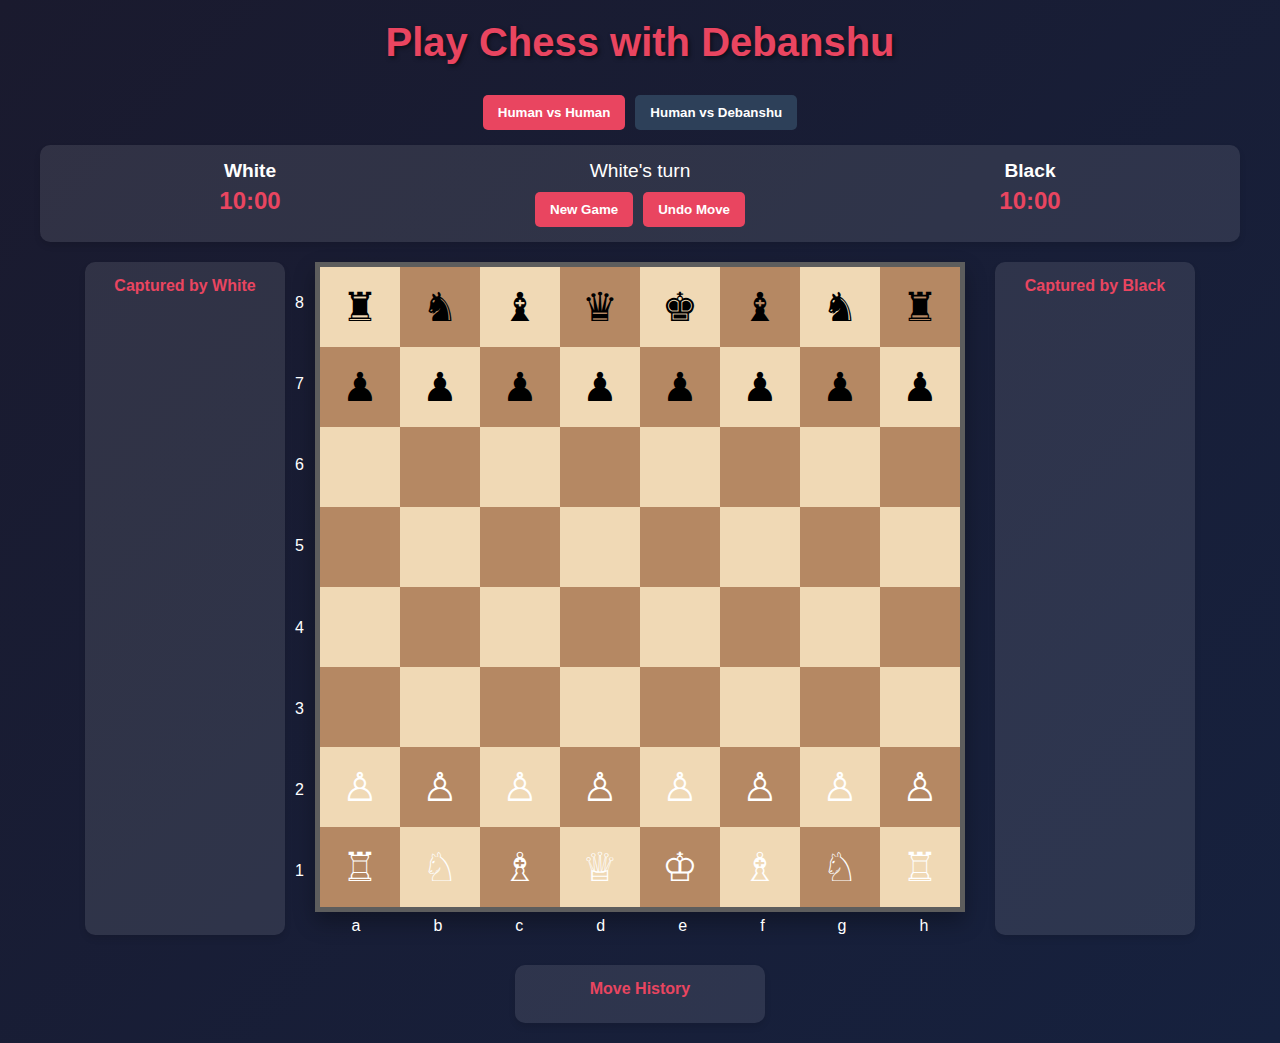
<file: chess.html>
<!DOCTYPE html>
<html lang="en">
<head>
    <meta charset="UTF-8">
    <meta name="viewport" content="width=device-width, initial-scale=1.0">
    <title>Chess Game</title>
    <style>
        * {
            margin: 0;
            padding: 0;
            box-sizing: border-box;
        }

        body {
            font-family: 'Segoe UI', Tahoma, Geneva, Verdana, sans-serif;
            background: linear-gradient(135deg, #1a1a2e, #16213e);
            color: #fff;
            min-height: 100vh;
            display: flex;
            flex-direction: column;
            align-items: center;
            padding: 20px;
        }

        .container {
            display: flex;
            flex-direction: column;
            align-items: center;
            max-width: 1200px;
            width: 100%;
        }

        header {
            text-align: center;
            margin-bottom: 20px;
            width: 100%;
        }

        h1 {
            font-size: 2.5rem;
            margin-bottom: 10px;
            color: #e94560;
            text-shadow: 2px 2px 4px rgba(0, 0, 0, 0.5);
        }

        .game-info {
            display: flex;
            justify-content: space-between;
            width: 100%;
            margin-bottom: 20px;
            background: rgba(255, 255, 255, 0.1);
            padding: 15px;
            border-radius: 10px;
            box-shadow: 0 4px 6px rgba(0, 0, 0, 0.1);
        }

        .player-info {
            display: flex;
            flex-direction: column;
            align-items: center;
            flex: 1;
        
        }

        .player-name {
            font-size: 1.2rem;
            font-weight: bold;
            margin-bottom: 5px;
        }

        .player-timer {
            font-size: 1.5rem;
            font-weight: bold;
            color: #e94560;
        }

        .game-status {
            display: flex;
            flex-direction: column;
            align-items: center;
            justify-content: center;
            flex: 1;
        }

        .status-text {
            font-size: 1.2rem;
            margin-bottom: 10px;
        }

        .game-controls {
            display: flex;
            gap: 10px;
            flex-wrap: wrap;
            justify-content: center;
        }

        button {
            background: #e94560;
            color: white;
            border: none;
            padding: 10px 15px;
            border-radius: 5px;
            cursor: pointer;
            font-weight: bold;
            transition: all 0.3s ease;
        }

        button:hover {
            background: #ff6b81;
            transform: translateY(-2px);
        }

        .game-board {
            display: flex;
            gap: 30px;
            width: 100%;
            justify-content: center;
            flex-wrap: wrap;
        }

        .board-container {
            position: relative;
    
        }

        .board {
            display: grid;
            grid-template-columns: repeat(8, 80px);
            grid-template-rows: repeat(8, 80px);
            border: 5px solid #5d5d5d;
            box-shadow: 0 10px 20px rgba(0, 0, 0, 0.3);
           
        }

        .square {
            display: flex;
            justify-content: center;
            align-items: center;
            font-size: 40px;
            cursor: pointer;
            transition: background-color 0.2s;
            position: relative;
           
        }

        .light {
            background-color: #f0d9b5;
      

        }

        .dark {
            background-color: #b58863;
        
        }

        .selected {
            background-color: rgba(233, 69, 96, 0.5) !important;
        }

        .valid-move::after {
            content: '';
            position: absolute;
            width: 20px;
            height: 20px;
            background-color: rgba(0, 0, 0, 0.2);
            border-radius: 50%;
        }

        .capture-move::after {
            content: '';
            position: absolute;
            width: 56px;
            height: 56px;
            border: 4px solid rgba(0, 0, 0, 0.2);
            border-radius: 50%;
        }

        .coordinates {
            position: absolute;
            font-size: 12px;
            color: rgba(255, 255, 255, 0.7);
        }

        .file-coordinates {
            display: flex;
            justify-content: space-around;
            width: 650px;
            margin-top: 5px;
        }

        .rank-coordinates {
            display: flex;
            flex-direction: column;
            justify-content: space-around;
            height: 650px;
            position: absolute;
            left: -20px;
            top: 0;
        }

        .captured-pieces {
            background: rgba(255, 255, 255, 0.1);
            padding: 15px;
            border-radius: 10px;
            width: 200px;
            box-shadow: 0 4px 6px rgba(0, 0, 0, 0.1);
        }

        .captured-title {
            text-align: center;
            margin-bottom: 10px;
            font-weight: bold;
            color: #e94560;
        }

        .captured-list {
            display: flex;
            flex-wrap: wrap;
            gap: 5px;
            font-size: 24px;
            min-height: 30px;
        }

        .move-history {
            background: rgba(255, 255, 255, 0.1);
            margin-top: 30px;
            padding: 15px;
            border-radius: 10px;
            width: 250px;
            max-height: 480px;
            overflow-y: auto;
            box-shadow: 0 4px 6px rgba(0, 0, 0, 0.1);
        }

        .history-title {
            text-align: center;
            margin-bottom: 10px;
            font-weight: bold;
            color: #e94560;
        }

        .history-list {
            display: flex;
            flex-direction: column;
            gap: 5px;
        }

        .history-move {
            display: flex;
            justify-content: space-between;
            padding: 5px;
            border-bottom: 1px solid rgba(255, 255, 255, 0.1);
        }

        .move-number {
            font-weight: bold;
            color: #e94560;
        }

        .game-mode {
            display: flex;
            gap: 10px;
            margin-bottom: 15px;
        }

        .mode-btn {
            background: #2d4059;
        }

        .mode-btn.active {
            background: #e94560;
        }

        .difficulty-selector {
            margin-top: 10px;
            display: flex;
            gap: 10px;
            align-items: center;
            margin-bottom: 20px;
        }

        select {
            padding: 8px;
            border-radius: 5px;
            background: #2d4059;
            color: white;
            border: none;
        }

        @media (max-width: 900px) {
    
            .game-board {
                flex-direction: column;
                align-items: center;
            }
            
            .captured-pieces, .move-history {
                width: 480px;
            }

           h1 {
            font-size: 1.5rem;
        }

        }

        @media (max-width: 550px) {
            .board {
                grid-template-columns: repeat(8, 40px);
                grid-template-rows: repeat(8, 40px);
            }
            
            .square {
                font-size: 30px;
            }
            
            .file-coordinates {
                width: 320px;
            }
            
            .rank-coordinates {
                height: 320px;
            }
            
            .captured-pieces, .move-history {
                width: 320px;
            }
            
            .game-info {
                flex-direction: column;
                gap: 15px;
            }
            
            .game-controls {
                flex-direction: column;
                align-items: center;
            }

        }
    </style>
</head>
<body>
    <div class="container">
        <header>
            <h1>Play Chess with Debanshu</h1>
        </header>
        
        <div class="game-mode">
            <button id="human-vs-human" class="mode-btn active">Human vs Human</button>
            <button id="human-vs-debanshu" class="mode-btn">Human vs Debanshu</button>
        </div>
        
        <div class="difficulty-selector" id="difficulty-selector" style="display: none;">
            <span>Difficulty Level:</span>
            <select id="debanshu-difficulty">
                <option value="easy">Easy</option>
                <option value="medium" selected>Medium</option>
                <option value="hard">Hard</option>
            </select>
        </div>
        
        <div class="game-info">
            <div class="player-info">
                <div class="player-name">White</div>
                <div class="player-timer">10:00</div>
            </div>
            
            <div class="game-status">
                <div class="status-text">White's turn</div>
                <div class="game-controls">
                    <button id="new-game">New Game</button>
                    <button id="undo-move">Undo Move</button>
                </div>
            </div>
            
            <div class="player-info">
                <div class="player-name">Black</div>
                <div class="player-timer">10:00</div>
            </div>
        </div>
        
        <div class="game-board">
            <div class="captured-pieces">
                <div class="captured-title">Captured by White</div>
                <div class="captured-list" id="white-captured"></div>
            </div>
            
            <div class="board-container">
                <div class="rank-coordinates">
                    <span>8</span><span>7</span><span>6</span><span>5</span><span>4</span><span>3</span><span>2</span><span>1</span>
                </div>
                <div class="board" id="chess-board"></div>
                <div class="file-coordinates">
                    <span>a</span><span>b</span><span>c</span><span>d</span><span>e</span><span>f</span><span>g</span><span>h</span>
                </div>
            </div>
            
            <div class="captured-pieces">
                <div class="captured-title">Captured by Black</div>
                <div class="captured-list" id="black-captured"></div>
            </div>
        </div>
        
        <div class="move-history">
            <div class="history-title">Move History</div>
            <div class="history-list" id="move-history"></div>
        </div>
    </div>

    <script>
        document.addEventListener('DOMContentLoaded', () => {
            const board = document.getElementById('chess-board');
            const whiteCaptured = document.getElementById('white-captured');
            const blackCaptured = document.getElementById('black-captured');
            const moveHistory = document.getElementById('move-history');
            const statusText = document.querySelector('.status-text');
            const newGameBtn = document.getElementById('new-game');
            const undoBtn = document.getElementById('undo-move');
            const humanVsHumanBtn = document.getElementById('human-vs-human');
            const humanVsAiBtn = document.getElementById('human-vs-debanshu');
            const difficultySelector = document.getElementById('difficulty-selector');
            const aiDifficulty = document.getElementById('debanshu-difficulty');
            
            let gameState = {
                board: [],
                currentPlayer: 'white',
                selectedPiece: null,
                validMoves: [],
                moveHistory: [],
                capturedPieces: { white: [], black: [] },
                kingPositions: { white: [7, 4], black: [0, 4] },
                check: false,
                checkmate: false,
                gameMode: 'human-vs-human', // 'human-vs-human' or 'human-vs-debanshu'
                aiDifficulty: 'medium'
            };
            
            // Initialize the board
            function initializeBoard() {
                // Clear the board
                board.innerHTML = '';
                whiteCaptured.innerHTML = '';
                blackCaptured.innerHTML = '';
                moveHistory.innerHTML = '';
                
                // Reset game state
                gameState = {
                    board: [],
                    currentPlayer: 'white',
                    selectedPiece: null,
                    validMoves: [],
                    moveHistory: [],
                    capturedPieces: { white: [], black: [] },
                    kingPositions: { white: [7, 4], black: [0, 4] },
                    check: false,
                    checkmate: false,
                    gameMode: gameState.gameMode,
                    aiDifficulty: gameState.aiDifficulty
                };
                
                // Create empty board
                for (let row = 0; row < 8; row++) {
                    gameState.board[row] = [];
                    for (let col = 0; col < 8; col++) {
                        gameState.board[row][col] = null;
                    }
                }
                
                // Set up pieces
                // Pawns
                for (let col = 0; col < 8; col++) {
                    gameState.board[1][col] = { type: 'pawn', color: 'black' };
                    gameState.board[6][col] = { type: 'pawn', color: 'white' };
                }
                
                // Rooks
                gameState.board[0][0] = { type: 'rook', color: 'black' };
                gameState.board[0][7] = { type: 'rook', color: 'black' };
                gameState.board[7][0] = { type: 'rook', color: 'white' };
                gameState.board[7][7] = { type: 'rook', color: 'white' };
                
                // Knights
                gameState.board[0][1] = { type: 'knight', color: 'black' };
                gameState.board[0][6] = { type: 'knight', color: 'black' };
                gameState.board[7][1] = { type: 'knight', color: 'white' };
                gameState.board[7][6] = { type: 'knight', color: 'white' };
                
                // Bishops
                gameState.board[0][2] = { type: 'bishop', color: 'black' };
                gameState.board[0][5] = { type: 'bishop', color: 'black' };
                gameState.board[7][2] = { type: 'bishop', color: 'white' };
                gameState.board[7][5] = { type: 'bishop', color: 'white' };
                
                // Queens
                gameState.board[0][3] = { type: 'queen', color: 'black' };
                gameState.board[7][3] = { type: 'queen', color: 'white' };
                
                // Kings
                gameState.board[0][4] = { type: 'king', color: 'black' };
                gameState.board[7][4] = { type: 'king', color: 'white' };
                
                // Render the board
                renderBoard();
                updateStatus();
                
                // If it's Debanshu's turn, make Debanshu move
                if (gameState.gameMode === 'human-vs-debanshu' && gameState.currentPlayer === 'black') {
                    setTimeout(makeAIMove, 500);
                }
            }
            
            // Render the chess board
            function renderBoard() {
                board.innerHTML = '';
                
                for (let row = 0; row < 8; row++) {
                    for (let col = 0; col < 8; col++) {
                        const square = document.createElement('div');
                        square.className = `square ${(row + col) % 2 === 0 ? 'light' : 'dark'}`;
                        square.dataset.row = row;
                        square.dataset.col = col;
                        
                        // Add piece if exists
                        const piece = gameState.board[row][col];
                        if (piece) {
                            square.textContent = getPieceSymbol(piece);
                            square.style.color = piece.color === 'white' ? '#fff' : '#000';
                        }
                        
                        // Highlight selected piece
                        if (gameState.selectedPiece && 
                            gameState.selectedPiece.row === row && 
                            gameState.selectedPiece.col === col) {
                            square.classList.add('selected');
                        }
                        
                        // Highlight valid moves
                        const isValidMove = gameState.validMoves.some(move => 
                            move.row === row && move.col === col);
                        
                        if (isValidMove) {
                            const targetPiece = gameState.board[row][col];
                            if (targetPiece) {
                                square.classList.add('capture-move');
                            } else {
                                square.classList.add('valid-move');
                            }
                        }
                        
                        square.addEventListener('click', () => handleSquareClick(row, col));
                        board.appendChild(square);
                    }
                }
                
                // Update captured pieces display
                updateCapturedPieces();
            }
            
            // Get Unicode symbol for chess piece
            function getPieceSymbol(piece) {
                const symbols = {
                    white: {
                        king: '♔',
                        queen: '♕',
                        rook: '♖',
                        bishop: '♗',
                        knight: '♘',
                        pawn: '♙'
                    },
                    black: {
                        king: '♚',
                        queen: '♛',
                        rook: '♜',
                        bishop: '♝',
                        knight: '♞',
                        pawn: '♟'
                    }
                };
                
                return symbols[piece.color][piece.type];
            }
            
            // Handle square click
            function handleSquareClick(row, col) {
                // If game is over, do nothing
                if (gameState.checkmate) return;
                
                // If it's AI's turn in AI mode, ignore clicks
                if (gameState.gameMode === 'human-vs-debanshu' && gameState.currentPlayer === 'black') return;
                
                const piece = gameState.board[row][col];
                
                // If a piece is already selected
                if (gameState.selectedPiece) {
                    const { row: selectedRow, col: selectedCol } = gameState.selectedPiece;
                    
                    // Check if the clicked square is a valid move
                    const isValidMove = gameState.validMoves.some(move => 
                        move.row === row && move.col === col);
                    
                    if (isValidMove) {
                        // Move the piece
                        movePiece(selectedRow, selectedCol, row, col);
                        
                        // If in AI mode and it's now AI's turn, make AI move
                        if (gameState.gameMode === 'human-vs-debanshu' && gameState.currentPlayer === 'black' && !gameState.checkmate) {
                            setTimeout(makeAIMove, 500);
                        }
                    }
                    
                    // Deselect the piece
                    gameState.selectedPiece = null;
                    gameState.validMoves = [];
                    renderBoard();
                } 
                // If no piece is selected and the clicked square has a piece of the current player's color
                else if (piece && piece.color === gameState.currentPlayer) {
                    // Select the piece
                    gameState.selectedPiece = { row, col, piece };
                    // Calculate valid moves
                    gameState.validMoves = calculateValidMoves(row, col, piece);
                    renderBoard();
                }
            }
            
            // Calculate valid moves for a piece
            function calculateValidMoves(row, col, piece) {
                const moves = [];
                
                switch (piece.type) {
                    case 'pawn':
                        calculatePawnMoves(row, col, piece, moves);
                        break;
                    case 'rook':
                        calculateRookMoves(row, col, piece, moves);
                        break;
                    case 'knight':
                        calculateKnightMoves(row, col, piece, moves);
                        break;
                    case 'bishop':
                        calculateBishopMoves(row, col, piece, moves);
                        break;
                    case 'queen':
                        calculateQueenMoves(row, col, piece, moves);
                        break;
                    case 'king':
                        calculateKingMoves(row, col, piece, moves);
                        break;
                }
                
                // Filter out moves that would put the king in check
                return moves.filter(move => {
                    // Simulate the move
                    const originalPiece = gameState.board[move.row][move.col];
                    gameState.board[move.row][move.col] = piece;
                    gameState.board[row][col] = null;
                    
                    // Update king position if moving the king
                    let kingRow = gameState.kingPositions[piece.color].row;
                    let kingCol = gameState.kingPositions[piece.color].col;
                    if (piece.type === 'king') {
                        kingRow = move.row;
                        kingCol = move.col;
                    }
                    
                    // Check if the king is in check after the move
                    const inCheck = isKingInCheck(piece.color, kingRow, kingCol);
                    
                    // Restore the board
                    gameState.board[row][col] = piece;
                    gameState.board[move.row][move.col] = originalPiece;
                    
                    return !inCheck;
                });
            }
            
            // Calculate pawn moves
            function calculatePawnMoves(row, col, piece, moves) {
                const direction = piece.color === 'white' ? -1 : 1;
                const startRow = piece.color === 'white' ? 6 : 1;
                
                // Move forward one square
                if (isInBounds(row + direction, col) && !gameState.board[row + direction][col]) {
                    moves.push({ row: row + direction, col });
                    
                    // Move forward two squares from starting position
                    if (row === startRow && !gameState.board[row + 2 * direction][col]) {
                        moves.push({ row: row + 2 * direction, col });
                    }
                }
                
                // Capture diagonally
                const captureDirections = [[direction, -1], [direction, 1]];
                for (const [dr, dc] of captureDirections) {
                    const newRow = row + dr;
                    const newCol = col + dc;
                    
                    if (isInBounds(newRow, newCol) && 
                        gameState.board[newRow][newCol] && 
                        gameState.board[newRow][newCol].color !== piece.color) {
                        moves.push({ row: newRow, col: newCol });
                    }
                }
                
                return moves;
            }
            
            // Calculate rook moves
            function calculateRookMoves(row, col, piece, moves) {
                const directions = [[-1, 0], [1, 0], [0, -1], [0, 1]];
                
                for (const [dr, dc] of directions) {
                    for (let i = 1; i < 8; i++) {
                        const newRow = row + dr * i;
                        const newCol = col + dc * i;
                        
                        if (!isInBounds(newRow, newCol)) break;
                        
                        if (!gameState.board[newRow][newCol]) {
                            moves.push({ row: newRow, col: newCol });
                        } else {
                            if (gameState.board[newRow][newCol].color !== piece.color) {
                                moves.push({ row: newRow, col: newCol });
                            }
                            break;
                        }
                    }
                }
                
                return moves;
            }
            
            // Calculate knight moves
            function calculateKnightMoves(row, col, piece, moves) {
                const knightMoves = [
                    [-2, -1], [-2, 1], [-1, -2], [-1, 2],
                    [1, -2], [1, 2], [2, -1], [2, 1]
                ];
                
                for (const [dr, dc] of knightMoves) {
                    const newRow = row + dr;
                    const newCol = col + dc;
                    
                    if (isInBounds(newRow, newCol) && 
                        (!gameState.board[newRow][newCol] || 
                         gameState.board[newRow][newCol].color !== piece.color)) {
                        moves.push({ row: newRow, col: newCol });
                    }
                }
                
                return moves;
            }
            
            // Calculate bishop moves
            function calculateBishopMoves(row, col, piece, moves) {
                const directions = [[-1, -1], [-1, 1], [1, -1], [1, 1]];
                
                for (const [dr, dc] of directions) {
                    for (let i = 1; i < 8; i++) {
                        const newRow = row + dr * i;
                        const newCol = col + dc * i;
                        
                        if (!isInBounds(newRow, newCol)) break;
                        
                        if (!gameState.board[newRow][newCol]) {
                            moves.push({ row: newRow, col: newCol });
                        } else {
                            if (gameState.board[newRow][newCol].color !== piece.color) {
                                moves.push({ row: newRow, col: newCol });
                            }
                            break;
                        }
                    }
                }
                
                return moves;
            }
            
            // Calculate queen moves (combination of rook and bishop)
            function calculateQueenMoves(row, col, piece, moves) {
                calculateRookMoves(row, col, piece, moves);
                calculateBishopMoves(row, col, piece, moves);
                return moves;
            }
            
            // Calculate king moves
            function calculateKingMoves(row, col, piece, moves) {
                const kingMoves = [
                    [-1, -1], [-1, 0], [-1, 1],
                    [0, -1],           [0, 1],
                    [1, -1],  [1, 0],  [1, 1]
                ];
                
                for (const [dr, dc] of kingMoves) {
                    const newRow = row + dr;
                    const newCol = col + dc;
                    
                    if (isInBounds(newRow, newCol) && 
                        (!gameState.board[newRow][newCol] || 
                         gameState.board[newRow][newCol].color !== piece.color)) {
                        moves.push({ row: newRow, col: newCol });
                    }
                }
                
                return moves;
            }
            
            // Check if a position is within the board
            function isInBounds(row, col) {
                return row >= 0 && row < 8 && col >= 0 && col < 8;
            }
            
            // Move a piece from one position to another
            function movePiece(fromRow, fromCol, toRow, toCol) {
                const piece = gameState.board[fromRow][fromCol];
                const targetPiece = gameState.board[toRow][toCol];
                
                // Record the move
                const move = {
                    piece: piece.type,
                    from: { row: fromRow, col: fromCol },
                    to: { row: toRow, col: toCol },
                    captured: targetPiece
                };
                
                // If a piece is captured, add it to the captured list
                if (targetPiece) {
                    gameState.capturedPieces[gameState.currentPlayer].push(targetPiece);
                }
                
                // Update king position if moving the king
                if (piece.type === 'king') {
                    gameState.kingPositions[piece.color] = { row: toRow, col: toCol };
                }
                
                // Move the piece
                gameState.board[toRow][toCol] = piece;
                gameState.board[fromRow][fromCol] = null;
                
                // Add move to history
                gameState.moveHistory.push(move);
                
                // Switch player
                gameState.currentPlayer = gameState.currentPlayer === 'white' ? 'black' : 'white';
                
                // Check for check and checkmate
                const kingPos = gameState.kingPositions[gameState.currentPlayer];
                gameState.check = isKingInCheck(gameState.currentPlayer, kingPos.row, kingPos.col);
                
                if (gameState.check) {
                    gameState.checkmate = isCheckmate(gameState.currentPlayer);
                }
                
                // Update the display
                updateStatus();
                renderBoard();
                updateMoveHistory();
            }
            
            // Check if the king is in check
            function isKingInCheck(color, kingRow, kingCol) {
                // Check all opponent pieces to see if any can attack the king
                const opponentColor = color === 'white' ? 'black' : 'white';
                
                for (let row = 0; row < 8; row++) {
                    for (let col = 0; col < 8; col++) {
                        const piece = gameState.board[row][col];
                        if (piece && piece.color === opponentColor) {
                            const moves = calculateValidMovesWithoutCheck(row, col, piece);
                            if (moves.some(move => move.row === kingRow && move.col === kingCol)) {
                                return true;
                            }
                        }
                    }
                }
                
                return false;
            }
            
            // Calculate valid moves without checking for king safety (for check detection)
            function calculateValidMovesWithoutCheck(row, col, piece) {
                const moves = [];
                
                switch (piece.type) {
                    case 'pawn':
                        calculatePawnMoves(row, col, piece, moves);
                        break;
                    case 'rook':
                        calculateRookMoves(row, col, piece, moves);
                        break;
                    case 'knight':
                        calculateKnightMoves(row, col, piece, moves);
                        break;
                    case 'bishop':
                        calculateBishopMoves(row, col, piece, moves);
                        break;
                    case 'queen':
                        calculateQueenMoves(row, col, piece, moves);
                        break;
                    case 'king':
                        calculateKingMoves(row, col, piece, moves);
                        break;
                }
                
                return moves;
            }
            
            // Check if the current player is in checkmate
            function isCheckmate(color) {
                // Check if any piece can make a move that gets out of check
                for (let row = 0; row < 8; row++) {
                    for (let col = 0; col < 8; col++) {
                        const piece = gameState.board[row][col];
                        if (piece && piece.color === color) {
                            const moves = calculateValidMoves(row, col, piece);
                            if (moves.length > 0) {
                                return false;
                            }
                        }
                    }
                }
                
                return true;
            }
            
            // Update the game status display
            function updateStatus() {
                if (gameState.checkmate) {
                    const winner = gameState.currentPlayer === 'white' ? 'Black' : 'White';
                    statusText.textContent = `Checkmate! ${winner} wins!`;
                } else if (gameState.check) {
                    statusText.textContent = `${gameState.currentPlayer === 'white' ? 'White' : 'Black'} is in check!`;
                } else {
                    statusText.textContent = `${gameState.currentPlayer === 'white' ? 'White' : 'Black'}'s turn`;
                }
            }
            
            // Update the captured pieces display
            function updateCapturedPieces() {
                whiteCaptured.innerHTML = '';
                blackCaptured.innerHTML = '';
                
                gameState.capturedPieces.white.forEach(piece => {
                    const span = document.createElement('span');
                    span.textContent = getPieceSymbol(piece);
                    span.style.color = '#000';
                    whiteCaptured.appendChild(span);
                });
                
                gameState.capturedPieces.black.forEach(piece => {
                    const span = document.createElement('span');
                    span.textContent = getPieceSymbol(piece);
                    span.style.color = '#fff';
                    blackCaptured.appendChild(span);
                });
            }
            
            // Update the move history display
            function updateMoveHistory() {
                moveHistory.innerHTML = '';
                
                for (let i = 0; i < gameState.moveHistory.length; i += 2) {
                    const moveDiv = document.createElement('div');
                    moveDiv.className = 'history-move';
                    
                    const moveNumber = document.createElement('span');
                    moveNumber.className = 'move-number';
                    moveNumber.textContent = `${i / 2 + 1}.`;
                    
                    const whiteMove = document.createElement('span');
                    whiteMove.textContent = formatMove(gameState.moveHistory[i]);
                    
                    moveDiv.appendChild(moveNumber);
                    moveDiv.appendChild(whiteMove);
                    
                    if (gameState.moveHistory[i + 1]) {
                        const blackMove = document.createElement('span');
                        blackMove.textContent = formatMove(gameState.moveHistory[i + 1]);
                        moveDiv.appendChild(blackMove);
                    }
                    
                    moveHistory.appendChild(moveDiv);
                }
                
                // Scroll to bottom
                moveHistory.scrollTop = moveHistory.scrollHeight;
            }
            
            // Format a move for display
            function formatMove(move) {
                const files = ['a', 'b', 'c', 'd', 'e', 'f', 'g', 'h'];
                const fromFile = files[move.from.col];
                const fromRank = 8 - move.from.row;
                const toFile = files[move.to.col];
                const toRank = 8 - move.to.row;
                
                let moveText = `${move.piece === 'pawn' ? '' : move.piece[0].toUpperCase()}${fromFile}${fromRank}-${toFile}${toRank}`;
                
                if (move.captured) {
                    moveText = moveText.replace('-', 'x');
                }
                
                return moveText;
            }
            
            // AI move logic
            function makeAIMove() {
                if (gameState.checkmate || gameState.currentPlayer !== 'black') return;
                
                // Get all possible moves for black pieces
                const possibleMoves = [];
                
                for (let row = 0; row < 8; row++) {
                    for (let col = 0; col < 8; col++) {
                        const piece = gameState.board[row][col];
                        if (piece && piece.color === 'black') {
                            const moves = calculateValidMoves(row, col, piece);
                            moves.forEach(move => {
                                possibleMoves.push({
                                    from: { row, col },
                                    to: move,
                                    piece: piece
                                });
                            });
                        }
                    }
                }
                
                if (possibleMoves.length === 0) return;
                
                // Evaluate moves based on difficulty
                let selectedMove;
                
                if (gameState.aiDifficulty === 'easy') {
                    // Random move
                    selectedMove = possibleMoves[Math.floor(Math.random() * possibleMoves.length)];
                } else if (gameState.aiDifficulty === 'medium') {
                    // Prefer captures and checks
                    const capturingMoves = possibleMoves.filter(move => 
                        gameState.board[move.to.row][move.to.col]);
                    
                    const checkingMoves = possibleMoves.filter(move => {
                        // Simulate the move to see if it puts the opponent in check
                        const originalPiece = gameState.board[move.to.row][move.to.col];
                        gameState.board[move.to.row][move.to.col] = move.piece;
                        gameState.board[move.from.row][move.from.col] = null;
                        
                        const inCheck = isKingInCheck('white', gameState.kingPositions.white.row, gameState.kingPositions.white.col);
                        
                        // Restore the board
                        gameState.board[move.from.row][move.from.col] = move.piece;
                        gameState.board[move.to.row][move.to.col] = originalPiece;
                        
                        return inCheck;
                    });
                    
                    if (checkingMoves.length > 0) {
                        selectedMove = checkingMoves[Math.floor(Math.random() * checkingMoves.length)];
                    } else if (capturingMoves.length > 0) {
                        selectedMove = capturingMoves[Math.floor(Math.random() * capturingMoves.length)];
                    } else {
                        selectedMove = possibleMoves[Math.floor(Math.random() * possibleMoves.length)];
                    }
                } else { // hard
                    // Simple minimax with depth 2
                    let bestScore = -Infinity;
                    let bestMoves = [];
                    
                    for (const move of possibleMoves) {
                        // Simulate the move
                        const originalPiece = gameState.board[move.to.row][move.to.col];
                        gameState.board[move.to.row][move.to.col] = move.piece;
                        gameState.board[move.from.row][move.from.col] = null;
                        
                        // Evaluate the position
                        const score = evaluatePosition();
                        
                        // Restore the board
                        gameState.board[move.from.row][move.from.col] = move.piece;
                        gameState.board[move.to.row][move.to.col] = originalPiece;
                        
                        if (score > bestScore) {
                            bestScore = score;
                            bestMoves = [move];
                        } else if (score === bestScore) {
                            bestMoves.push(move);
                        }
                    }
                    
                    selectedMove = bestMoves[Math.floor(Math.random() * bestMoves.length)];
                }
                
                // Make the selected move
                if (selectedMove) {
                    movePiece(
                        selectedMove.from.row, 
                        selectedMove.from.col, 
                        selectedMove.to.row, 
                        selectedMove.to.col
                    );
                }
            }
            
            // Evaluate the current board position (simple piece value evaluation)
            function evaluatePosition() {
                let score = 0;
                const pieceValues = {
                    pawn: 1,
                    knight: 3,
                    bishop: 3,
                    rook: 5,
                    queen: 9,
                    king: 100
                };
                
                for (let row = 0; row < 8; row++) {
                    for (let col = 0; col < 8; col++) {
                        const piece = gameState.board[row][col];
                        if (piece) {
                            const value = pieceValues[piece.type];
                            score += piece.color === 'black' ? value : -value;
                        }
                    }
                }
                
                return score;
            }
            
            // Event listeners
            newGameBtn.addEventListener('click', initializeBoard);
            
            undoBtn.addEventListener('click', () => {
                if (gameState.moveHistory.length > 0) {
                    const lastMove = gameState.moveHistory.pop();
                    
                    // Restore the board state
                    gameState.board[lastMove.from.row][lastMove.from.col] = 
                        gameState.board[lastMove.to.row][lastMove.to.col];
                    gameState.board[lastMove.to.row][lastMove.to.col] = lastMove.captured;
                    
                    // Restore king position if needed
                    if (lastMove.piece === 'king') {
                        gameState.kingPositions[lastMove.piece.color] = {
                            row: lastMove.from.row,
                            col: lastMove.from.col
                        };
                    }
                    
                    // Remove from captured pieces if a piece was captured
                    if (lastMove.captured) {
                        gameState.capturedPieces[gameState.currentPlayer].pop();
                    }
                    
                    // Switch player back
                    gameState.currentPlayer = gameState.currentPlayer === 'white' ? 'black' : 'white';
                    
                    // Update check status
                    const kingPos = gameState.kingPositions[gameState.currentPlayer];
                    gameState.check = isKingInCheck(gameState.currentPlayer, kingPos.row, kingPos.col);
                    gameState.checkmate = false;
                    
                    // Update the display
                    updateStatus();
                    renderBoard();
                    updateMoveHistory();
                }
            });
            
            // Game mode selection
            humanVsHumanBtn.addEventListener('click', () => {
                gameState.gameMode = 'human-vs-human';
                humanVsHumanBtn.classList.add('active');
                humanVsAiBtn.classList.remove('active');
                difficultySelector.style.display = 'none';
                initializeBoard();
            });
            
            humanVsAiBtn.addEventListener('click', () => {
                gameState.gameMode = 'human-vs-debanshu';
                humanVsAiBtn.classList.add('active');
                humanVsHumanBtn.classList.remove('active');
                difficultySelector.style.display = 'flex';
                initializeBoard();
            });
            
            // AI difficulty selection
            aiDifficulty.addEventListener('change', () => {
                gameState.aiDifficulty = aiDifficulty.value;
            });
            
            // Initialize the game
            initializeBoard();
        });
    </script>
</body>
</html>
</file>
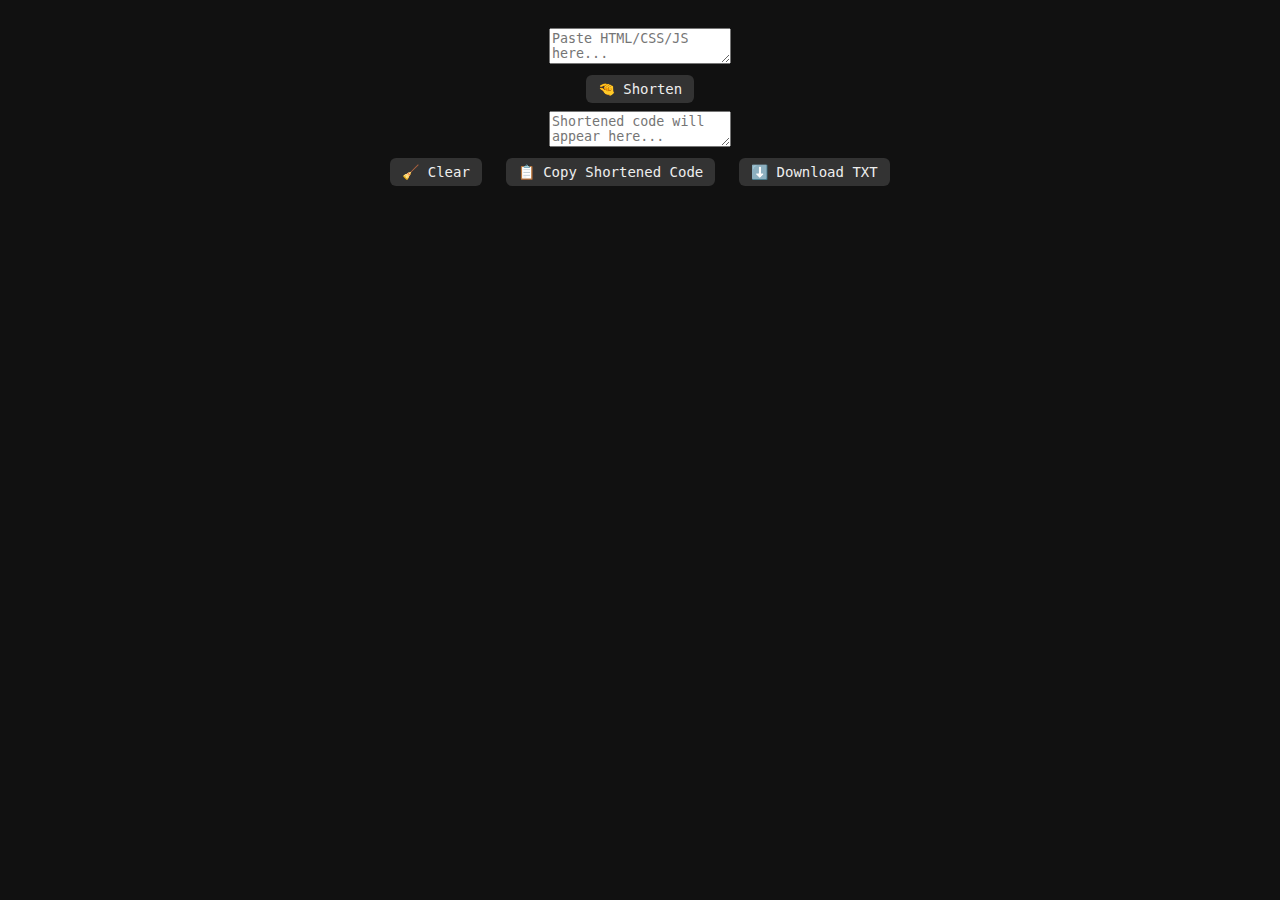
<file: Codeshortner.html>
<!DOCTYPE html>
<html lang="en">
<head>
  <meta charset="UTF-8">
  <title>Multi-Minifier Tool</title>
<link rel="stylesheet" href="style.css">

</head>
<body>
  <div class="editor-container">
    <textarea id="input" placeholder="Paste HTML/CSS/JS here..."></textarea>
    <div class="button-row">
      <button onclick="shorten()">🤏 Shorten</button>
    </div>
    <textarea id="output" placeholder="Shortened code will appear here..."></textarea>
  </div>
      <button onclick="clearAll()">🧹 Clear</button>
      <button onclick="copyOutput()">📋 Copy Shortened Code</button>
      <button onclick="downloadOutput()">⬇️ Download TXT</button>
  <script>
    function shortenHTML(html) {
      return html
        .replace(/>\s+</g, '><')         // Remove space between tags
        .replace(/\s{2,}/g, ' ')         // Collapse extra spaces
        .replace(/\n/g, '')              // Remove newlines
        .trim();
    }

    function shortenJS(js) {
      return js
        .replace(/\/\/.*(?=[\n\r])/g, '')          // Remove single-line comments
        .replace(/\/\*[\s\S]*?\*\//g, '')          // Remove block comments
        .replace(/\s{2,}/g, ' ')                   // Collapse spaces
        .replace(/\n/g, '')                        // Remove newlines
        .trim();
    }

    function shortenCSS(css) {
      return css
        .replace(/\/\*[\s\S]*?\*\//g, '')          // Remove comments
        .replace(/\s{2,}/g, ' ')
        .replace(/\n/g, '')
        .replace(/\s*{\s*/g, '{')
        .replace(/\s*}\s*/g, '}')
        .replace(/\s*;\s*/g, ';')
        .replace(/\s*:\s*/g, ':')
        .replace(/\s*,\s*/g, ',')
        .trim();
    }

    function shorten() {
      let html = document.getElementById('input').value;

      // Extract style blocks
      const styleBlocks = [];
      html = html.replace(/<style[^>]*>([\s\S]*?)<\/style>/gi, (match, css) => {
        const shortened = shortenCSS(css);
        styleBlocks.push(`<style>${shortened}</ style>`); // NOTE: space added
        return `___STYLE_BLOCK_${styleBlocks.length - 1}___`;
      });

      // Extract script blocks
      const scriptBlocks = [];
      html = html.replace(/<script[^>]*>([\s\S]*?)<\/script>/gi, (match, js) => {
        const shortened = shortenJS(js);
        scriptBlocks.push(`<script>${shortened}</ script>`); // NOTE: space added
        return `___SCRIPT_BLOCK_${scriptBlocks.length - 1}___`;
      });

      // Shorten remaining HTML
      let finalHTML = shortenHTML(html);

      // Reinsert style blocks
      styleBlocks.forEach((block, i) => {
        finalHTML = finalHTML.replace(`___STYLE_BLOCK_${i}___`, block);
      });

      // Reinsert script blocks
      scriptBlocks.forEach((block, i) => {
        finalHTML = finalHTML.replace(`___SCRIPT_BLOCK_${i}___`, block);
      });

      document.getElementById('output').value = finalHTML;
    }

    function clearAll() {
      document.getElementById('input').value = '';
      document.getElementById('output').value = '';
    }

    function copyOutput() {
      const output = document.getElementById('output');
      output.select();
      document.execCommand('copy');
      alert("Shortened code copied!");
    }

    function downloadOutput() {
      const content = document.getElementById('output').value;
      const blob = new Blob([content], { type: 'text/plain' });
      const link = document.createElement('a');
      link.href = URL.createObjectURL(blob);
      link.download = 'shortened_code.txt';
      link.click();
    }
  </script>
</body>
</html>
</file>
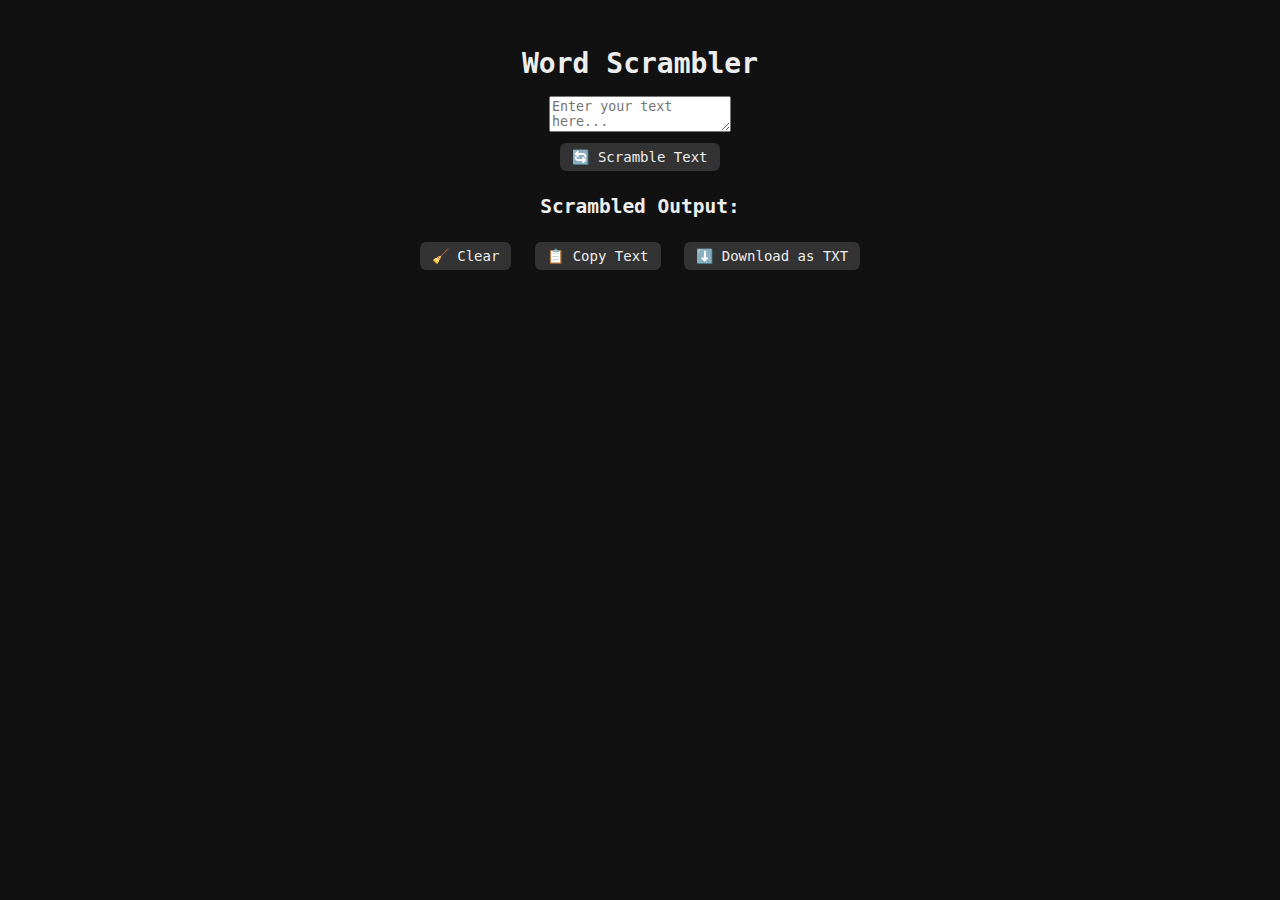
<file: scrambler.html>
<!DOCTYPE html>
<html lang="en">
<head>
    <meta charset="UTF-8">
    <meta name="viewport" content="width=device-width, initial-scale=1.0">
    <title>Word Scrambler</title>
    <link rel="stylesheet" href="style.css">
</head>
<body>
    <div class="container">
        <h1 class="scrambler-title">Word Scrambler</h1>
        <div class="input-section">
            <textarea id="input-text" class="input-text" placeholder="Enter your text here..."></textarea>
        </div>
        <div class="button-section">
            <button id="scramble-btn" class="scramble-btn">🔄 Scramble Text</button>
        </div>
        <h2 class="output-title">Scrambled Output:</h2>
        <div class="output-section">
            <div id="output-text" class="output-text"></div></div>
            <div class="output-actions">
                <button id="clear-btn" class="clear-btn">🧹 Clear</button>
                <button id="copy-btn" class="copy-btn">📋 Copy Text</button>
                <button id="download-btn" class="download-btn">⬇️ Download as TXT</button>
        </div>
    </div>

    <script>
        document.addEventListener('DOMContentLoaded', function() {
            const inputText = document.getElementById('input-text');
            const outputText = document.getElementById('output-text');
            const scrambleBtn = document.getElementById('scramble-btn');
            const clearBtn = document.getElementById('clear-btn');
            const copyBtn = document.getElementById('copy-btn');
            const downloadBtn = document.getElementById('download-btn');
            
            scrambleBtn.addEventListener('click', scrambleText);
            clearBtn.addEventListener('click', clearAll);
            copyBtn.addEventListener('click', copyToClipboard);
            downloadBtn.addEventListener('click', downloadAsTxt);
            
            function scrambleText() {
                const text = inputText.value;
                if (!text.trim()) {
                    outputText.textContent = 'Please enter some text to scramble.';
                    return;
                }
                
                const scrambled = text.split(' ').map(word => {
                    // Skip scrambling if word is too short
                    if (word.length <= 3) return word;
                    
                    // Handle punctuation and special characters
                    const firstChar = word[0];
                    const lastChar = word[word.length - 1];
                    let middle = word.slice(1, -1);
                    
                    // Check if last character is punctuation
                    const punctuationRegex = /[.,!?;:']$/;
                    let punctuation = '';
                    if (punctuationRegex.test(lastChar)) {
                        punctuation = lastChar;
                        middle = word.slice(1, -2);
                    }
                    
                    // Scramble middle characters
                    const scrambledMiddle = scrambleMiddle(middle);
                    
                    return punctuation 
                        ? firstChar + scrambledMiddle + word[word.length - 2] + punctuation
                        : firstChar + scrambledMiddle + lastChar;
                }).join(' ');
                
                outputText.textContent = scrambled;
            }
            
            function scrambleMiddle(str) {
                if (str.length <= 1) return str;
                
                // Convert to array for shuffling
                const arr = str.split('');
                for (let i = arr.length - 1; i > 0; i--) {
                    const j = Math.floor(Math.random() * (i + 1));
                    [arr[i], arr[j]] = [arr[j], arr[i]];
                }
                return arr.join('');
            }
            
            function clearAll() {
                inputText.value = '';
                outputText.textContent = '';
            }
            
            function copyToClipboard() {
                if (!outputText.textContent.trim()) {
                    alert('No scrambled text to copy!');
                    return;
                }
                
                navigator.clipboard.writeText(outputText.textContent)
                    .then(() => {
                        // Visual feedback
                        const originalText = copyBtn.textContent;
                        copyBtn.textContent = 'Copied!';
                        setTimeout(() => {
                            copyBtn.textContent = originalText;
                        }, 2000);
                    })
                    .catch(err => {
                        console.error('Failed to copy: ', err);
                        alert('Failed to copy text. Please try again.');
                    });
            }
            
            function downloadAsTxt() {
                if (!outputText.textContent.trim()) {
                    alert('No scrambled text to download!');
                    return;
                }
                
                const blob = new Blob([outputText.textContent], { type: 'text/plain' });
                const url = URL.createObjectURL(blob);
                const a = document.createElement('a');
                a.href = url;
                a.download = 'scrambled-text.txt';
                document.body.appendChild(a);
                a.click();
                document.body.removeChild(a);
                URL.revokeObjectURL(url);
            }
        });
    </script>
</body>
</html>
</file>
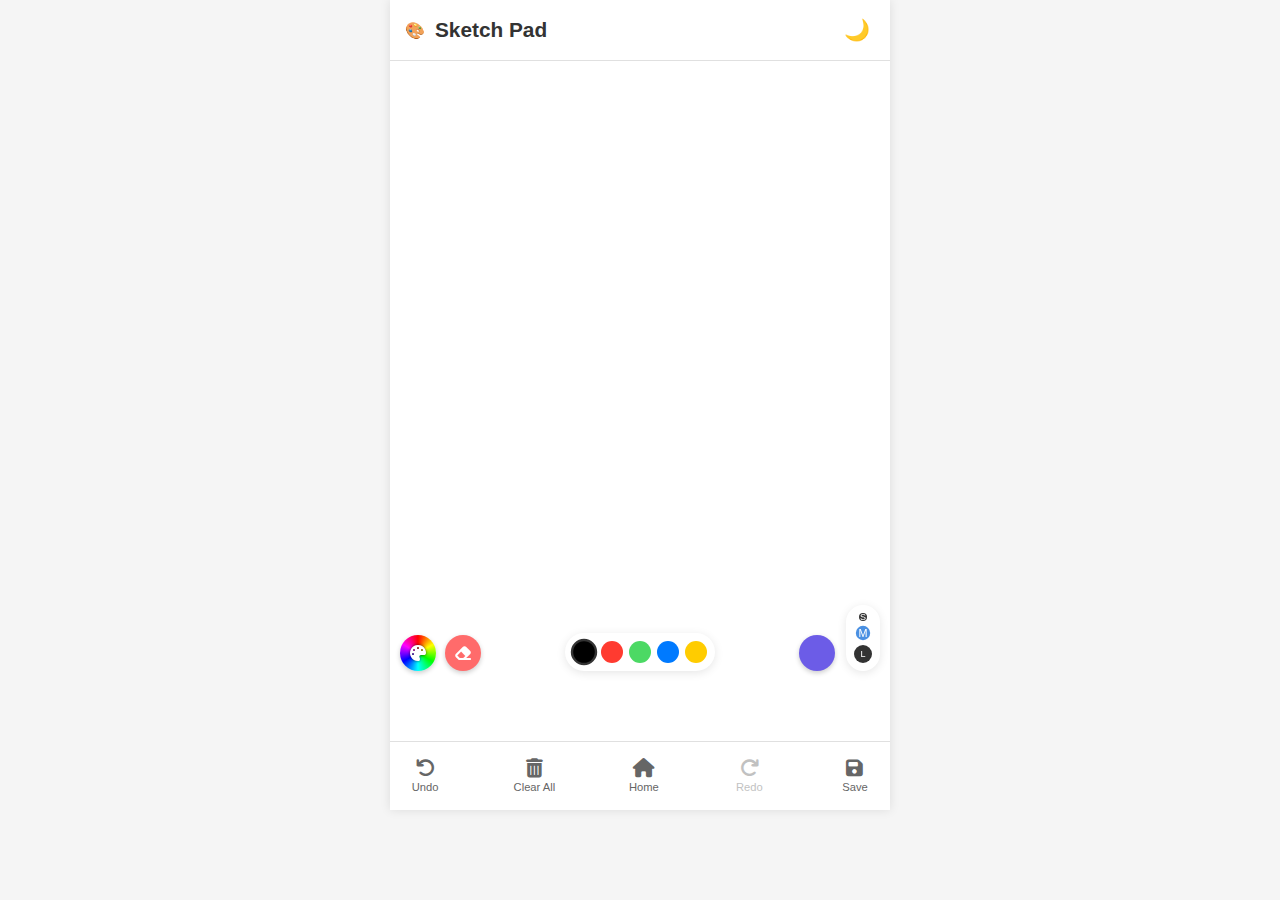
<file: Sketchpad.html>
<!DOCTYPE html>
<html lang="en">
<head>
    <meta charset="UTF-8">
    <meta name="viewport" content="width=device-width, initial-scale=1.0">
    <title>Sketch Pad 0.2</title>
    <link rel="stylesheet" href="https://cdnjs.cloudflare.com/ajax/libs/font-awesome/6.4.0/css/all.min.css">
    <style>
        * {
            margin: 0;
            padding: 0;
            box-sizing: border-box;
            touch-action: none;
        }

        body {
            font-family: 'Segoe UI', Tahoma, Geneva, Verdana, sans-serif;
            background-color: #f5f5f5;
            color: #333;
            transition: background-color 0.3s, color 0.3s;
            overflow: hidden;
            height: auto; /* 100vh; */
            display: flex;
            justify-content: center;
            align-items: center;
        }

        body.dark-mode {
            background-color: #121212;
            color: #f5f5f5;
        }

        .container {
            display: flex;
            flex-direction: column;
            height: 90vh;
            max-width: 500px;
            width: 100%;
            margin: 0 auto;
            box-shadow: 0 0 10px rgba(0, 0, 0, 0.1);
            background-color: white;
            position: relative;
        }

        body.dark-mode .container {
            background-color: #1e1e1e;
            box-shadow: 0 0 10px rgba(255, 255, 255, 0.1);
        }

        header {
            display: flex;
            justify-content: space-between;
            align-items: center;
            padding: 12px 15px;
            border-bottom: 1px solid #e0e0e0;
            background-color: white;
        }

        body.dark-mode header {
            background-color: #1e1e1e;
            border-bottom: 1px solid #333;
        }

        .logo {
            display: flex;
            align-items: center;
            gap: 10px;
        }

        .logo img {
            width: 28px;
            height: 28px;
        }

        .logo h1 {
            font-size: 1.3rem;
            font-weight: 600;
        }

        .theme-toggle {
            background: none;
            border: none;
            cursor: pointer;
            font-size: 1.3rem;
            color: #666;
            width: 36px;
            height: 36px;
            display: flex;
            align-items: center;
            justify-content: center;
            border-radius: 50%;
        }

        body.dark-mode .theme-toggle {
            color: #aaa;
        }

        .theme-toggle:hover {
            background-color: rgba(0, 0, 0, 0.05);
        }

        body.dark-mode .theme-toggle:hover {
            background-color: rgba(255, 255, 255, 0.05);
        }

        .canvas-container {
            flex: 1;
            overflow: hidden;
            position: relative;
        }

        canvas {
            display: block;
            background-color: white;
            cursor: crosshair;
        }

        body.dark-mode canvas {
            background-color: #1e1e1e;
        }

        .controls {
            display: flex;
            justify-content: space-between;
            padding: 12px 10px;
            background-color: white;
            border-top: 1px solid #e0e0e0;
        }

        body.dark-mode .controls {
            background-color: #1e1e1e;
            border-top: 1px solid #333;
        }

        .btn {
            display: flex;
            flex-direction: column;
            align-items: center;
            background: none;
            border: none;
            cursor: pointer;
            font-size: 0.7rem;
            color: #666;
            padding: 5px 8px;
            border-radius: 8px;
            transition: background-color 0.2s;
            min-width: 50px;
        }

        body.dark-mode .btn {
            color: #aaa;
        }

        .btn:hover {
            background-color: rgba(0, 0, 0, 0.05);
        }

        body.dark-mode .btn:hover {
            background-color: rgba(255, 255, 255, 0.05);
        }

        .btn i {
            font-size: 1.2rem;
            margin-bottom: 3px;
        }

        .btn:disabled {
            opacity: 0.4;
            cursor: not-allowed;
        }

        .btn:disabled:hover {
            background-color: transparent;
        }

        .color-picker {
            position: absolute;
            bottom: 70px;
            left: 50%;
            transform: translateX(-50%);
            display: flex;
            gap: 6px;
            padding: 8px;
            background-color: white;
            border-radius: 20px;
            box-shadow: 0 2px 10px rgba(0, 0, 0, 0.1);
            z-index: 10;
        }

        body.dark-mode .color-picker {
            background-color: #2d2d2d;
            box-shadow: 0 2px 10px rgba(255, 255, 255, 0.1);
        }

        .color-option {
            width: 22px;
            height: 22px;
            border-radius: 50%;
            cursor: pointer;
            border: 2px solid transparent;
            transition: transform 0.2s;
        }

        .color-option.active {
            border-color: #333;
            transform: scale(1.2);
        }

        body.dark-mode .color-option.active {
            border-color: #f5f5f5;
        }

        .brush-size {
            position: absolute;
            bottom: 70px;
            right: 10px;
            display: flex;
            flex-direction: column;
            align-items: center;
            gap: 6px;
            padding: 8px;
            background-color: white;
            border-radius: 20px;
            box-shadow: 0 2px 10px rgba(0, 0, 0, 0.1);
            z-index: 10;
        }

        body.dark-mode .brush-size {
            background-color: #2d2d2d;
            box-shadow: 0 2px 10px rgba(255, 255, 255, 0.1);
        }

        .size-option {
            width: 18px;
            height: 18px;
            border-radius: 50%;
            background-color: #333;
            cursor: pointer;
            transition: transform 0.2s;
            display: flex;
            justify-content: center;
            align-items: center;
            color: white;
            font-size: 9px;
        }

        body.dark-mode .size-option {
            background-color: #f5f5f5;
            color: #333;
        }

        .size-option.active {
            transform: scale(1.2);
            background-color: #4a90e2;
        }

        .size-option.small {
            width: 8px;
            height: 8px;
        }

        .size-option.medium {
            width: 12px;
            height: 12px;
        }

        .size-option.large {
            width: 18px;
            height: 18px;
        }

        .texture-option {
            width: 22px;
            height: 22px;
            border-radius: 50%;
            cursor: pointer;
            border: 2px solid transparent;
            transition: transform 0.2s;
            display: flex;
            justify-content: center;
            align-items: center;
            font-size: 11px;
            background-color: #f0f0f0;
        }

        body.dark-mode .texture-option {
            background-color: #444;
        }

        .texture-option.active {
            border-color: #333;
            transform: scale(1.2);
        }

        body.dark-mode .texture-option.active {
            border-color: #f5f5f5;
        }

        .color-picker-container {
            position: absolute;
            bottom: 130px;
            left: 10px;
            background-color: white;
            border-radius: 20px;
            box-shadow: 0 2px 10px rgba(0, 0, 0, 0.1);
            padding: 12px;
            z-index: 10;
            display: none;
            width: 170px;
        }

        body.dark-mode .color-picker-container {
            background-color: #2d2d2d;
            box-shadow: 0 2px 10px rgba(255, 255, 255, 0.1);
        }

        .color-picker-container.active {
            display: block;
        }

        .color-preview {
            width: 100%;
            height: 30px;
            border-radius: 8px;
            margin-bottom: 10px;
            border: 1px solid #ddd;
        }

        .color-area {
            width: 130px;
            height: 130px;
            border-radius: 8px;
            position: relative;
            cursor: crosshair;
            margin: 0 auto 10px;
            background: linear-gradient(to top, #000, transparent), 
                        linear-gradient(to right, #fff, hsl(var(--hue, 0), 100%, 50%));
        }

        .color-area-selector {
            position: absolute;
            width: 16px;
            height: 16px;
            border: 2px solid white;
            border-radius: 50%;
            box-shadow: 0 0 3px rgba(0, 0, 0, 0.5);
            pointer-events: none;
            transform: translate(-50%, -50%);
        }

        .hue-slider-container {
            width: 100%;
            margin-bottom: 10px;
        }

        .hue-slider {
            -webkit-appearance: none;
            width: 100%;
            height: 12px;
            border-radius: 6px;
            background: linear-gradient(to right, #f00, #ff0, #0f0, #0ff, #00f, #f0f, #f00);
            outline: none;
        }

        .hue-slider::-webkit-slider-thumb {
            -webkit-appearance: none;
            width: 16px;
            height: 16px;
            border-radius: 50%;
            background: #fff;
            border: 2px solid #333;
            cursor: pointer;
        }

        .color-input {
            display: flex;
            align-items: center;
            gap: 5px;
        }

        .color-input input {
            width: 100px;
            padding: 5px;
            border: 1px solid #ddd;
            border-radius: 4px;
            font-size: 12px;
        }

        body.dark-mode .color-input input {
            background-color: #444;
            color: white;
            border-color: #666;
        }

        .toggle-color-picker {
            position: absolute;
            bottom: 70px;
            left: 10px;
            width: 36px;
            height: 36px;
            border-radius: 50%;
            background: conic-gradient(red, yellow, lime, aqua, blue, magenta, red);
            cursor: pointer;
            display: flex;
            justify-content: center;
            align-items: center;
            box-shadow: 0 2px 5px rgba(0, 0, 0, 0.2);
            z-index: 10;
        }

        .toggle-color-picker i {
            color: white;
            font-size: 16px;
            text-shadow: 0 0 3px rgba(0, 0, 0, 0.7);
        }

        .texture-container {
            position: absolute;
            bottom: 130px;
            right: 10px;
            background-color: white;
            border-radius: 20px;
            box-shadow: 0 2px 10px rgba(0, 0, 0, 0.1);
            padding: 12px;
            z-index: 10;
            display: none;
            grid-template-columns: repeat(2, 1fr);
            gap: 8px;
        }

        body.dark-mode .texture-container {
            background-color: #2d2d2d;
            box-shadow: 0 2px 10px rgba(255, 255, 255, 0.1);
        }

        .texture-container.active {
            display: grid;
        }

        .toggle-texture {
            position: absolute;
            bottom: 70px;
            right: 55px;
            width: 36px;
            height: 36px;
            border-radius: 50%;
            background-color: #6c5ce7;
            cursor: pointer;
            display: flex;
            justify-content: center;
            align-items: center;
            box-shadow: 0 2px 5px rgba(0, 0, 0, 0.2);
            z-index: 10;
        }

        .toggle-texture i {
            color: white;
            font-size: 16px;
        }

        .current-color {
            width: 26px;
            height: 26px;
            border-radius: 50%;
            border: 2px solid #ddd;
            margin-top: 8px;
        }

        .current-settings {
            position: absolute;
            top: 70px;
            right: 10px;
            display: flex;
            flex-direction: column;
            align-items: center;
            gap: 8px;
            background-color: white;
            padding: 8px;
            border-radius: 10px;
            box-shadow: 0 2px 5px rgba(0, 0, 0, 0.1);
            font-size: 11px;
        }

        body.dark-mode .current-settings {
            background-color: #2d2d2d;
            box-shadow: 0 2px 5px rgba(255, 255, 255, 0.1);
        }

        .current-settings-label {
            font-size: 10px;
            opacity: 0.7;
        }

        .eraser-toggle {
            position: absolute;
            bottom: 70px;
            left: 55px;
            width: 36px;
            height: 36px;
            border-radius: 50%;
            background-color: #ff6b6b;
            cursor: pointer;
            display: flex;
            justify-content: center;
            align-items: center;
            box-shadow: 0 2px 5px rgba(0, 0, 0, 0.2);
            z-index: 10;
        }

        .eraser-toggle i {
            color: white;
            font-size: 16px;
        }

        .eraser-toggle.active {
            background-color: #4a90e2;
            box-shadow: 0 0 0 3px rgba(74, 144, 226, 0.5);
        }

        .tool-status {
            position: absolute;
            top: 70px;
            left: 10px;
            display: flex;
            flex-direction: column;
            align-items: center;
            gap: 5px;
            background-color: white;
            padding: 8px;
            border-radius: 10px;
            box-shadow: 0 2px 5px rgba(0, 0, 0, 0.1);
            font-size: 11px;
        }

        body.dark-mode .tool-status {
            background-color: #2d2d2d;
            box-shadow: 0 2px 5px rgba(255, 255, 255, 0.1);
        }

        .tool-status .status {
            font-weight: bold;
            color: #4a90e2;
        }

        /* Media query for very small screens */
        @media (max-width: 360px) {
            header {
                padding: 10px 12px;
            }
            
            .container {
            height: 80vh; }
            
            .logo h1 {
                font-size: 1.1rem;
            }
            
            .btn {
                font-size: 0.65rem;
                padding: 4px 6px;
                min-width: 45px;
            }
            
            .btn i {
                font-size: 1.1rem;
            }
            
            .color-picker-container {
                width: 150px;
                padding: 10px;
            }
            
            .color-area {
                width: 110px;
                height: 110px;
            }
            
            .toggle-color-picker, .toggle-texture, .eraser-toggle {
                width: 32px;
                height: 32px;
            }
            
            .toggle-color-picker i, .toggle-texture i, .eraser-toggle i {
                font-size: 14px;
            }
        }
    </style>
</head>
<body>
    <div class="container">
        <header>
            <div class="logo">
                <span>🎨</span>
                <h1>Sketch Pad</h1>
            </div>
            <button class="theme-toggle" id="themeToggle">🌙</button>
        </header>
        
        <div class="tool-status">
            <div>Current Tool:</div>
            <div class="status" id="toolStatus">Brush</div>
        </div>
        
        <div class="current-settings">
            <div class="current-settings-label">Current Brush</div>
            <div class="current-color" id="currentColor"></div>
            <div class="current-size" id="currentSize">M</div>
            <div class="current-texture" id="currentTexture">●</div>
        </div>
        
        <div class="canvas-container">
            <canvas id="sketchCanvas"></canvas>
            
            <div class="toggle-color-picker" id="toggleColorPicker">
                <i class="fas fa-palette"></i>
            </div>
            
            <div class="eraser-toggle" id="eraserToggle">
                <i class="fas fa-eraser"></i>
            </div>
            
            <div class="color-picker-container" id="colorPickerContainer">
                <div class="color-preview" id="colorPreview"></div>
                <div class="color-area" id="colorArea">
                    <div class="color-area-selector" id="colorAreaSelector"></div>
                </div>
                <div class="hue-slider-container">
                    <input type="range" min="0" max="360" value="0" class="hue-slider" id="hueSlider">
                </div>
                <div class="color-input">
                    <span>#</span>
                    <input type="text" id="colorHexInput" maxlength="7" placeholder="Hex code">
                </div>
                <div class="current-color" id="selectedColor"></div>
            </div>
            
            <div class="toggle-texture" id="toggleTexture">
                <i class="fas fa-texture"></i>
            </div>
            
            <div class="texture-container" id="textureContainer">
                <div class="texture-option active" data-texture="solid">●</div>
                <div class="texture-option" data-texture="dotted">⋯</div>
                <div class="texture-option" data-texture="dashed">--</div>
                <div class="texture-option" data-texture="zigzag">⦚⦚</div>
            </div>
            
            <div class="color-picker" id="colorPicker">
                <div class="color-option active" style="background-color: #000000;" data-color="#000000"></div>
                <div class="color-option" style="background-color: #ff3b30;" data-color="#ff3b30"></div>
                <div class="color-option" style="background-color: #4cd964;" data-color="#4cd964"></div>
                <div class="color-option" style="background-color: #007aff;" data-color="#007aff"></div>
                <div class="color-option" style="background-color: #ffcc00;" data-color="#ffcc00"></div>
            </div>
            
            <div class="brush-size" id="brushSize">
                <div class="size-option small" data-size="2">S</div>
                <div class="size-option medium active" data-size="5">M</div>
                <div class="size-option large" data-size="10">L</div>
            </div>
        </div>
        
        <div class="controls">
            <button class="btn" id="undoBtn">
                <i class="fas fa-undo"></i>
                <span>Undo</span>
            </button>
            <button class="btn" id="clearBtn">
                <i class="fas fa-trash-alt"></i>
                <span>Clear All</span>
            </button>
            <button class="btn" id="homeBtn">
                <i class="fas fa-home"></i>
                <span>Home</span>
            </button>
            <button class="btn" id="redoBtn">
                <i class="fas fa-redo"></i>
                <span>Redo</span>
            </button>
            <button class="btn" id="saveBtn">
                <i class="fas fa-save"></i>
                <span>Save</span>
            </button>
        </div>
    </div>

    <script>
        document.addEventListener('DOMContentLoaded', function() {
            const canvas = document.getElementById('sketchCanvas');
            const ctx = canvas.getContext('2d');
            const container = document.querySelector('.container');
            const themeToggle = document.getElementById('themeToggle');
            const clearBtn = document.getElementById('clearBtn');
            const homeBtn = document.getElementById('homeBtn');
            const saveBtn = document.getElementById('saveBtn');
            const undoBtn = document.getElementById('undoBtn');
            const redoBtn = document.getElementById('redoBtn');
            const colorOptions = document.querySelectorAll('.color-option');
            const sizeOptions = document.querySelectorAll('.size-option');
            const textureOptions = document.querySelectorAll('.texture-option');
            const toggleColorPicker = document.getElementById('toggleColorPicker');
            const colorPickerContainer = document.getElementById('colorPickerContainer');
            const colorArea = document.getElementById('colorArea');
            const colorAreaSelector = document.getElementById('colorAreaSelector');
            const colorPreview = document.getElementById('colorPreview');
            const colorHexInput = document.getElementById('colorHexInput');
            const selectedColor = document.getElementById('selectedColor');
            const hueSlider = document.getElementById('hueSlider');
            const toggleTexture = document.getElementById('toggleTexture');
            const textureContainer = document.getElementById('textureContainer');
            const currentColorDisplay = document.getElementById('currentColor');
            const currentSizeDisplay = document.getElementById('currentSize');
            const currentTextureDisplay = document.getElementById('currentTexture');
            const eraserToggle = document.getElementById('eraserToggle');
            const toolStatus = document.getElementById('toolStatus');
            
            let isDrawing = false;
            let lastX = 0;
            let lastY = 0;
            let currentColor = '#000000';
            let currentSize = 5;
            let currentTexture = 'solid';
            let isEraserActive = false;
            let currentHue = 0;
            let currentSaturation = 100;
            let currentLightness = 50;
            
            // Undo/Redo functionality
            let drawingHistory = [];
            let historyIndex = -1;
            const MAX_HISTORY = 50;
            
            // Set canvas size
            function resizeCanvas() {
                const containerRect = container.getBoundingClientRect();
                canvas.width = containerRect.width;
                canvas.height = containerRect.height - 120; // Account for header and controls
                clearCanvas();
            }
            
            // Clear canvas
            function clearCanvas() {
                ctx.fillStyle = document.body.classList.contains('dark-mode') ? '#1e1e1e' : 'white';
                ctx.fillRect(0, 0, canvas.width, canvas.height);
                saveState();
            }
            
            // Save canvas state for undo/redo
            function saveState() {
                // Remove any future states if we're not at the end of history
                if (historyIndex < drawingHistory.length - 1) {
                    drawingHistory = drawingHistory.slice(0, historyIndex + 1);
                }
                
                // Add current state to history
                drawingHistory.push(canvas.toDataURL());
                
                // Limit history size
                if (drawingHistory.length > MAX_HISTORY) {
                    drawingHistory.shift();
                }
                
                historyIndex = drawingHistory.length - 1;
                updateUndoRedoButtons();
            }
            
            // Update undo/redo button states
            function updateUndoRedoButtons() {
                undoBtn.disabled = historyIndex <= 0;
                redoBtn.disabled = historyIndex >= drawingHistory.length - 1;
            }
            
            // Undo last action
            function undo() {
                if (historyIndex > 0) {
                    historyIndex--;
                    restoreState();
                }
            }
            
            // Redo last undone action
            function redo() {
                if (historyIndex < drawingHistory.length - 1) {
                    historyIndex++;
                    restoreState();
                }
            }
            
            // Restore canvas state from history
            function restoreState() {
                const img = new Image();
                img.onload = function() {
                    ctx.clearRect(0, 0, canvas.width, canvas.height);
                    ctx.drawImage(img, 0, 0);
                };
                img.src = drawingHistory[historyIndex];
                updateUndoRedoButtons();
            }
            
            // Start drawing
            function startDrawing(e) {
                isDrawing = true;
                [lastX, lastY] = getCoordinates(e);
                
                ctx.beginPath();
                ctx.moveTo(lastX, lastY);
            }
            
            // Draw
            function draw(e) {
                if (!isDrawing) return;
                
                e.preventDefault();
                
                const [x, y] = getCoordinates(e);
                
                ctx.lineTo(x, y);
                ctx.strokeStyle = isEraserActive ? 
                    (document.body.classList.contains('dark-mode') ? '#1e1e1e' : 'white') : 
                    currentColor;
                ctx.lineWidth = currentSize;
                ctx.lineCap = 'round';
                ctx.lineJoin = 'round';
                
                // Apply texture
                applyTexture(currentTexture);
                
                ctx.stroke();
                
                [lastX, lastY] = [x, y];
            }
            
            // Stop drawing
            function stopDrawing() {
                if (isDrawing) {
                    isDrawing = false;
                    saveState();
                }
            }
            
            // Get coordinates from event (touch or mouse)
            function getCoordinates(e) {
                let clientX, clientY;
                
                if (e.type.includes('touch')) {
                    clientX = e.touches[0].clientX;
                    clientY = e.touches[0].clientY;
                } else {
                    clientX = e.clientX;
                    clientY = e.clientY;
                }
                
                const canvasRect = canvas.getBoundingClientRect();
                return [
                    clientX - canvasRect.left,
                    clientY - canvasRect.top
                ];
            }
            
            // Toggle dark/light mode
            function toggleTheme() {
                document.body.classList.toggle('dark-mode');
                if (document.body.classList.contains('dark-mode')) {
                    themeToggle.textContent = '☀️';
                } else {
                    themeToggle.textContent = '🌙';
                }
                // Redraw canvas with new background but preserve content
                restoreState();
            }
            
            // Save canvas as image
            function saveAsImage() {
                const link = document.createElement('a');
                link.download = 'sketch-pad-drawing.png';
                link.href = canvas.toDataURL('image/png');
                link.click();
            }
            
            // Apply brush texture
            function applyTexture(texture) {
                switch(texture) {
                    case 'solid':
                        ctx.setLineDash([]);
                        break;
                    case 'dotted':
                        ctx.setLineDash([2, 4]);
                        break;
                    case 'dashed':
                        ctx.setLineDash([10, 5]);
                        break;
                    case 'zigzag':
                        ctx.setLineDash([5, 3, 1, 3]);
                        break;
                }
            }
            
            // Update current settings display
            function updateCurrentSettings() {
                currentColorDisplay.style.backgroundColor = currentColor;
                currentSizeDisplay.textContent = 
                    currentSize === 2 ? 'S' : 
                    currentSize === 5 ? 'M' : 'L';
                
                let textureSymbol = '●';
                switch(currentTexture) {
                    case 'dotted': textureSymbol = '⋯'; break;
                    case 'dashed': textureSymbol = '--'; break;
                    case 'zigzag': textureSymbol = '⦚⦚'; break;
                }
                currentTextureDisplay.textContent = textureSymbol;
                
                // Update tool status
                if (isEraserActive) {
                    toolStatus.textContent = 'Eraser';
                    toolStatus.style.color = '#ff6b6b';
                } else {
                    toolStatus.textContent = 'Brush';
                    toolStatus.style.color = '#4a90e2';
                }
            }
            
            // Update color from HSL values
            function updateColorFromHSL() {
                const rgb = hslToRgb(currentHue / 360, currentSaturation / 100, currentLightness / 100);
                currentColor = rgbToHex(rgb[0], rgb[1], rgb[2]);
                colorPreview.style.backgroundColor = currentColor;
                selectedColor.style.backgroundColor = currentColor;
                colorHexInput.value = currentColor.substring(1);
                updateCurrentSettings();
                
                // Update color area background
                colorArea.style.setProperty('--hue', currentHue);
                
                // Update color area selector position
                updateColorAreaSelector();
            }
            
            // Update color area selector position based on current saturation and lightness
            function updateColorAreaSelector() {
                const width = colorArea.offsetWidth;
                const height = colorArea.offsetHeight;
                
                const x = (currentSaturation / 100) * width;
                const y = height - (currentLightness / 100) * height;
                
                colorAreaSelector.style.left = x + 'px';
                colorAreaSelector.style.top = y + 'px';
            }
            
            // Color picker functionality
            function setupColorPicker() {
                // Toggle color picker visibility
                toggleColorPicker.addEventListener('click', function() {
                    colorPickerContainer.classList.toggle('active');
                    textureContainer.classList.remove('active');
                });
                
                // Handle color area selection
                colorArea.addEventListener('click', function(e) {
                    const rect = colorArea.getBoundingClientRect();
                    const x = e.clientX - rect.left;
                    const y = e.clientY - rect.top;
                    
                    const width = colorArea.offsetWidth;
                    const height = colorArea.offsetHeight;
                    
                    // Calculate saturation and lightness
                    currentSaturation = Math.min(100, Math.max(0, (x / width) * 100));
                    currentLightness = Math.min(100, Math.max(0, 100 - (y / height) * 100));
                    
                    updateColorFromHSL();
                    
                    // Deactivate eraser when selecting a color
                    isEraserActive = false;
                    eraserToggle.classList.remove('active');
                    updateCurrentSettings();
                });
                
                // Handle hue slider
                hueSlider.addEventListener('input', function() {
                    currentHue = parseInt(this.value);
                    updateColorFromHSL();
                });
                
                // Handle hex color input
                colorHexInput.addEventListener('input', function() {
                    let hex = this.value;
                    // Remove # if present
                    hex = hex.replace('#', '');
                    
                    if (hex.length === 6) {
                        if (/^[0-9A-F]{6}$/i.test(hex)) {
                            currentColor = '#' + hex;
                            colorPreview.style.backgroundColor = currentColor;
                            selectedColor.style.backgroundColor = currentColor;
                            
                            // Convert hex to HSL to update the color picker
                            const rgb = hexToRgb(currentColor);
                            if (rgb) {
                                const hsl = rgbToHsl(rgb.r, rgb.g, rgb.b);
                                currentHue = hsl.h;
                                currentSaturation = hsl.s * 100;
                                currentLightness = hsl.l * 100;
                                hueSlider.value = currentHue;
                                updateColorAreaSelector();
                                updateColorFromHSL();
                            }
                            
                            updateCurrentSettings();
                            
                            // Deactivate eraser when selecting a color
                            isEraserActive = false;
                            eraserToggle.classList.remove('active');
                            updateCurrentSettings();
                        }
                    }
                });
            }
            
            // Texture selection functionality
            function setupTextureSelection() {
                // Toggle texture container visibility
                toggleTexture.addEventListener('click', function() {
                    textureContainer.classList.toggle('active');
                    colorPickerContainer.classList.remove('active');
                });
                
                // Handle texture selection
                textureOptions.forEach(option => {
                    option.addEventListener('click', function() {
                        textureOptions.forEach(opt => opt.classList.remove('active'));
                        this.classList.add('active');
                        currentTexture = this.getAttribute('data-texture');
                        updateCurrentSettings();
                    });
                });
            }
            
            // Brush size functionality
            function setupBrushSizes() {
                sizeOptions.forEach(option => {
                    option.addEventListener('click', function() {
                        sizeOptions.forEach(opt => opt.classList.remove('active'));
                        this.classList.add('active');
                        currentSize = parseInt(this.getAttribute('data-size'));
                        updateCurrentSettings();
                    });
                });
            }
            
            // Eraser functionality
            function setupEraser() {
                eraserToggle.addEventListener('click', function() {
                    isEraserActive = !isEraserActive;
                    eraserToggle.classList.toggle('active');
                    updateCurrentSettings();
                });
            }
            
            // Utility functions for color conversion
            function hslToRgb(h, s, l) {
                let r, g, b;
                
                if (s === 0) {
                    r = g = b = l; // achromatic
                } else {
                    const hue2rgb = (p, q, t) => {
                        if (t < 0) t += 1;
                        if (t > 1) t -= 1;
                        if (t < 1/6) return p + (q - p) * 6 * t;
                        if (t < 1/2) return q;
                        if (t < 2/3) return p + (q - p) * (2/3 - t) * 6;
                        return p;
                    };
                    
                    const q = l < 0.5 ? l * (1 + s) : l + s - l * s;
                    const p = 2 * l - q;
                    r = hue2rgb(p, q, h + 1/3);
                    g = hue2rgb(p, q, h);
                    b = hue2rgb(p, q, h - 1/3);
                }
                
                return [Math.round(r * 255), Math.round(g * 255), Math.round(b * 255)];
            }
            
            function rgbToHex(r, g, b) {
                return "#" + ((1 << 24) + (r << 16) + (g << 8) + b).toString(16).slice(1);
            }
            
            function hexToRgb(hex) {
                const result = /^#?([a-f\d]{2})([a-f\d]{2})([a-f\d]{2})$/i.exec(hex);
                return result ? {
                    r: parseInt(result[1], 16),
                    g: parseInt(result[2], 16),
                    b: parseInt(result[3], 16)
                } : null;
            }
            
            function rgbToHsl(r, g, b) {
                r /= 255;
                g /= 255;
                b /= 255;
                
                const max = Math.max(r, g, b);
                const min = Math.min(r, g, b);
                let h, s, l = (max + min) / 2;
                
                if (max === min) {
                    h = s = 0; // achromatic
                } else {
                    const d = max - min;
                    s = l > 0.5 ? d / (2 - max - min) : d / (max + min);
                    
                    switch (max) {
                        case r: h = (g - b) / d + (g < b ? 6 : 0); break;
                        case g: h = (b - r) / d + 2; break;
                        case b: h = (r - g) / d + 4; break;
                    }
                    
                    h /= 6;
                }
                
                return {
                    h: h * 360,
                    s: s,
                    l: l
                };
            }
            
            // Initialize
            function init() {
                resizeCanvas();
                window.addEventListener('resize', resizeCanvas);
                
                // Event listeners for drawing
                canvas.addEventListener('mousedown', startDrawing);
                canvas.addEventListener('mousemove', draw);
                canvas.addEventListener('mouseup', stopDrawing);
                canvas.addEventListener('mouseout', stopDrawing);
                
                canvas.addEventListener('touchstart', startDrawing);
                canvas.addEventListener('touchmove', draw);
                canvas.addEventListener('touchend', stopDrawing);
                
                // Event listeners for buttons
                themeToggle.addEventListener('click', toggleTheme);
                clearBtn.addEventListener('click', clearCanvas);
                homeBtn.addEventListener('click', () => location.reload());
                saveBtn.addEventListener('click', saveAsImage);
                undoBtn.addEventListener('click', undo);
                redoBtn.addEventListener('click', redo);
                
                // Event listeners for color options
                colorOptions.forEach(option => {
                    option.addEventListener('click', function() {
                        colorOptions.forEach(opt => opt.classList.remove('active'));
                        this.classList.add('active');
                        currentColor = this.getAttribute('data-color');
                        
                        // Convert hex to HSL to update the color picker
                        const rgb = hexToRgb(currentColor);
                        if (rgb) {
                            const hsl = rgbToHsl(rgb.r, rgb.g, rgb.b);
                            currentHue = hsl.h;
                            currentSaturation = hsl.s * 100;
                            currentLightness = hsl.l * 100;
                            hueSlider.value = currentHue;
                            updateColorAreaSelector();
                            updateColorFromHSL();
                        }
                        
                        updateCurrentSettings();
                        
                        // Deactivate eraser when selecting a color
                        isEraserActive = false;
                        eraserToggle.classList.remove('active');
                        updateCurrentSettings();
                    });
                });
                
                // Setup brush sizes, color picker, texture selection, and eraser
                setupBrushSizes();
                setupColorPicker();
                setupTextureSelection();
                setupEraser();
                
                // Initialize current settings display
                updateCurrentSettings();
                selectedColor.style.backgroundColor = currentColor;
                colorPreview.style.backgroundColor = currentColor;
                
                // Initialize undo/redo
                saveState();
            }
            
            init();
        });
    </script>
</body>
</html>
</file>
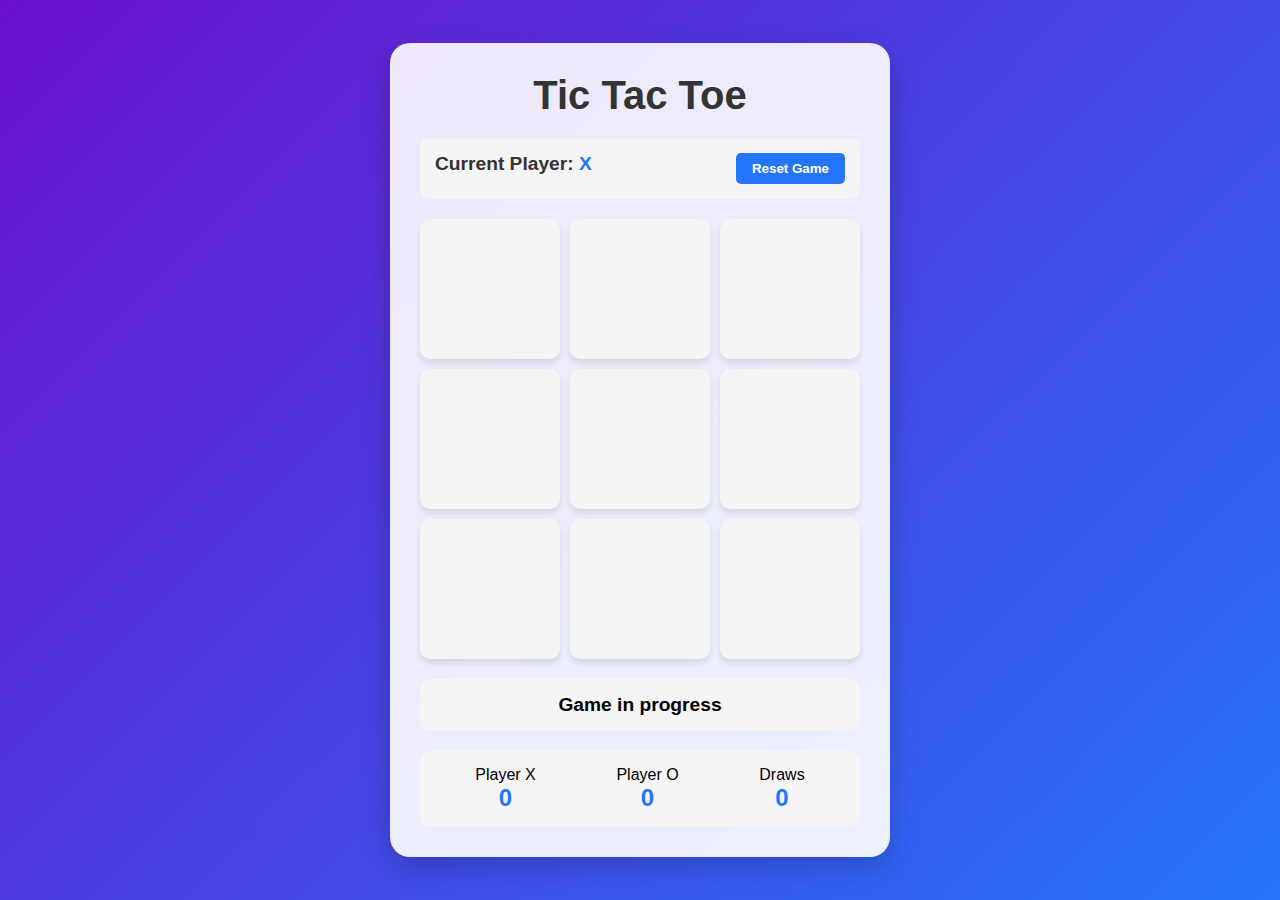
<file: tic-tac-toe.html>
<!DOCTYPE html>
<html lang="en">
<head>
    <meta charset="UTF-8">
    <meta name="viewport" content="width=device-width, initial-scale=1.0">
    <title>Tic Tac Toe</title>
    <style>
        * {
            margin: 0;
            padding: 0;
            box-sizing: border-box;
            font-family: 'Segoe UI', Tahoma, Geneva, Verdana, sans-serif;
        }
        
        body {
            display: flex;
            justify-content: center;
            align-items: center;
            min-height: 100vh;
            background: linear-gradient(135deg, #6a11cb 0%, #2575fc 100%);
            padding: 20px;
        }
        
        .container {
            background-color: rgba(255, 255, 255, 0.9);
            border-radius: 20px;
            box-shadow: 0 10px 30px rgba(0, 0, 0, 0.2);
            padding: 30px;
            width: 100%;
            max-width: 500px;
            text-align: center;
        }
        
        h1 {
            color: #333;
            margin-bottom: 20px;
            font-size: 2.5rem;
        }
        
        .game-info {
            display: flex;
            justify-content: space-between;
            margin-bottom: 20px;
            background-color: #f5f5f5;
            padding: 15px;
            border-radius: 10px;
        }
        
        .player-turn {
            font-size: 1.2rem;
            font-weight: bold;
            color: #333;
        }
        
        .player-turn span {
            color: #2575fc;
        }
        
        .reset-btn {
            background-color: #2575fc;
            color: white;
            border: none;
            padding: 8px 16px;
            border-radius: 5px;
            cursor: pointer;
            font-weight: bold;
            transition: background-color 0.3s;
        }
        
        .reset-btn:hover {
            background-color: #1a5fd8;
        }
        
        .game-board {
            display: grid;
            grid-template-columns: repeat(3, 1fr);
            grid-gap: 10px;
            margin-bottom: 20px;
        }
        
        .cell {
            aspect-ratio: 1;
            background-color: #f5f5f5;
            border-radius: 10px;
            display: flex;
            justify-content: center;
            align-items: center;
            font-size: 3rem;
            font-weight: bold;
            cursor: pointer;
            transition: all 0.3s;
            box-shadow: 0 4px 6px rgba(0, 0, 0, 0.1);
        }
        
        .cell:hover {
            background-color: #e9e9e9;
            transform: translateY(-2px);
        }
        
        .cell.x {
            color: #ff4757;
        }
        
        .cell.o {
            color: #2ed573;
        }
        
        .winning-cell {
            background-color: #d4edda;
            animation: pulse 1s infinite;
        }
        
        @keyframes pulse {
            0% { transform: scale(1); }
            50% { transform: scale(1.05); }
            100% { transform: scale(1); }
        }
        
        .game-status {
            font-size: 1.2rem;
            margin-top: 20px;
            padding: 15px;
            border-radius: 10px;
            background-color: #f5f5f5;
            font-weight: bold;
        }
        
        .score-board {
            display: flex;
            justify-content: space-around;
            margin-top: 20px;
            background-color: #f5f5f5;
            padding: 15px;
            border-radius: 10px;
        }
        
        .score {
            text-align: center;
        }
        
        .score-value {
            font-size: 1.5rem;
            font-weight: bold;
            color: #2575fc;
        }
        
        @media (max-width: 480px) {
            .container {
                padding: 20px;
            }
            
            h1 {
                font-size: 2rem;
            }
            
            .cell {
                font-size: 2.5rem;
            }
        }
    </style>
</head>
<body>
    <div class="container">
        <h1>Tic Tac Toe</h1>
        
        <div class="game-info">
            <div class="player-turn">Current Player: <span id="current-player">X</span></div>
            <button class="reset-btn" id="reset-btn">Reset Game</button>
        </div>
        
        <div class="game-board" id="game-board">
            <div class="cell" data-cell-index="0"></div>
            <div class="cell" data-cell-index="1"></div>
            <div class="cell" data-cell-index="2"></div>
            <div class="cell" data-cell-index="3"></div>
            <div class="cell" data-cell-index="4"></div>
            <div class="cell" data-cell-index="5"></div>
            <div class="cell" data-cell-index="6"></div>
            <div class="cell" data-cell-index="7"></div>
            <div class="cell" data-cell-index="8"></div>
        </div>
        
        <div class="game-status" id="game-status">Game in progress</div>
        
        <div class="score-board">
            <div class="score">
                <div>Player X</div>
                <div class="score-value" id="score-x">0</div>
            </div>
            <div class="score">
                <div>Player O</div>
                <div class="score-value" id="score-o">0</div>
            </div>
            <div class="score">
                <div>Draws</div>
                <div class="score-value" id="score-draw">0</div>
            </div>
        </div>
    </div>

    <script>
        document.addEventListener('DOMContentLoaded', () => {
            // Game state variables
            let currentPlayer = 'X';
            let gameBoard = ['', '', '', '', '', '', '', '', ''];
            let gameActive = true;
            let scores = {
                X: 0,
                O: 0,
                draw: 0
            };
            
            // DOM elements
            const cells = document.querySelectorAll('.cell');
            const currentPlayerElement = document.getElementById('current-player');
            const gameStatusElement = document.getElementById('game-status');
            const resetButton = document.getElementById('reset-btn');
            const scoreXElement = document.getElementById('score-x');
            const scoreOElement = document.getElementById('score-o');
            const scoreDrawElement = document.getElementById('score-draw');
            
            // Winning combinations
            const winningConditions = [
                [0, 1, 2], [3, 4, 5], [6, 7, 8], // rows
                [0, 3, 6], [1, 4, 7], [2, 5, 8], // columns
                [0, 4, 8], [2, 4, 6]             // diagonals
            ];
            
            // Handle cell click
            function handleCellClick(event) {
                const clickedCell = event.target;
                const cellIndex = parseInt(clickedCell.getAttribute('data-cell-index'));
                
                // Check if cell is already occupied or game is not active
                if (gameBoard[cellIndex] !== '' || !gameActive) {
                    return;
                }
                
                // Update game board and UI
                gameBoard[cellIndex] = currentPlayer;
                clickedCell.textContent = currentPlayer;
                clickedCell.classList.add(currentPlayer.toLowerCase());
                
                // Check for win or draw
                checkGameResult();
            }
            
            // Check game result
            function checkGameResult() {
                let roundWon = false;
                let winningCombo = [];
                
                // Check for winning conditions
                for (let i = 0; i < winningConditions.length; i++) {
                    const [a, b, c] = winningConditions[i];
                    if (gameBoard[a] && gameBoard[a] === gameBoard[b] && gameBoard[a] === gameBoard[c]) {
                        roundWon = true;
                        winningCombo = winningConditions[i];
                        break;
                    }
                }
                
                if (roundWon) {
                    // Player wins
                    gameActive = false;
                    gameStatusElement.textContent = `Player ${currentPlayer} wins!`;
                    gameStatusElement.style.backgroundColor = currentPlayer === 'X' ? '#ffcccc' : '#ccffcc';
                    
                    // Highlight winning cells
                    winningCombo.forEach(index => {
                        cells[index].classList.add('winning-cell');
                    });
                    
                    // Update scores
                    scores[currentPlayer]++;
                    updateScoreDisplay();
                    
                    return;
                }
                
                // Check for draw
                const roundDraw = !gameBoard.includes('');
                if (roundDraw) {
                    gameActive = false;
                    gameStatusElement.textContent = "Game ended in a draw!";
                    gameStatusElement.style.backgroundColor = '#ffffcc';
                    
                    // Update scores
                    scores.draw++;
                    updateScoreDisplay();
                    
                    return;
                }
                
                // Continue game with next player
                currentPlayer = currentPlayer === 'X' ? 'O' : 'X';
                currentPlayerElement.textContent = currentPlayer;
            }
            
            // Update score display
            function updateScoreDisplay() {
                scoreXElement.textContent = scores.X;
                scoreOElement.textContent = scores.O;
                scoreDrawElement.textContent = scores.draw;
            }
            
            // Reset game
            function resetGame() {
                currentPlayer = 'X';
                gameBoard = ['', '', '', '', '', '', '', '', ''];
                gameActive = true;
                
                // Reset UI
                cells.forEach(cell => {
                    cell.textContent = '';
                    cell.classList.remove('x', 'o', 'winning-cell');
                });
                
                currentPlayerElement.textContent = currentPlayer;
                gameStatusElement.textContent = 'Game in progress';
                gameStatusElement.style.backgroundColor = '#f5f5f5';
            }
            
            // Event listeners
            cells.forEach(cell => {
                cell.addEventListener('click', handleCellClick);
            });
            
            resetButton.addEventListener('click', resetGame);
            
            // Initialize score display
            updateScoreDisplay();
        });
    </script>
</body>
</html>
</file>
<file: style.css>
body {
      background: #111;
      color: #eee;
      font-family: monospace;
      text-align: center;
      padding: 20px;
    }

.intro-box {
      background-color: #1a1a1a;
      padding: 40px 30px;
      border-radius: 20px;
      text-align: center;
      max-width: 600px;
      width: 90vw;
      box-shadow: 0 0 12px rgba(0, 0, 0, 0.4);
    }

    input, button, label {
      margin: 8px;
      padding: 6px 12px;
      font-size: 14px;
      cursor: pointer;
      font-family: Consolas, monospace;
      border-radius: 6px;
      border: none;
      background: #333;
      color: #eee;
    }

    #ascii-container {
      display: flex;
      justify-content: center;
      margin-top: 20px;
    }

    #ascii-box {
      white-space: pre;
      line-height: 6px;
      font-size: 6px;
      background-color: #1a1a1a;
      padding: 20px;
      border: 1px solid #666;
      border-radius: 8px;
      max-width: 90vw;
      overflow-x: auto;
    }

    .hidden-buttons {
      display: none;
      margin-top: 10px;
    }

    .visible {
      display: inline-block;
    }

    

    h1 {
      font-size: 28px;
      margin-bottom: 16px;
    }

    p {
      font-size: 16px;
      color: #ccc;
      margin-bottom: 28px;
    }

    a.button {
      text-decoration: none;
      padding: 10px 24px;
      font-size: 16px;
      border-radius: 8px;
      background-color: #333;
      color: #eee;
      display: inline-block;
      transition: background 0.2s ease;
    }

    a.button:hover {
      background-color: #444;
    }
</file>
